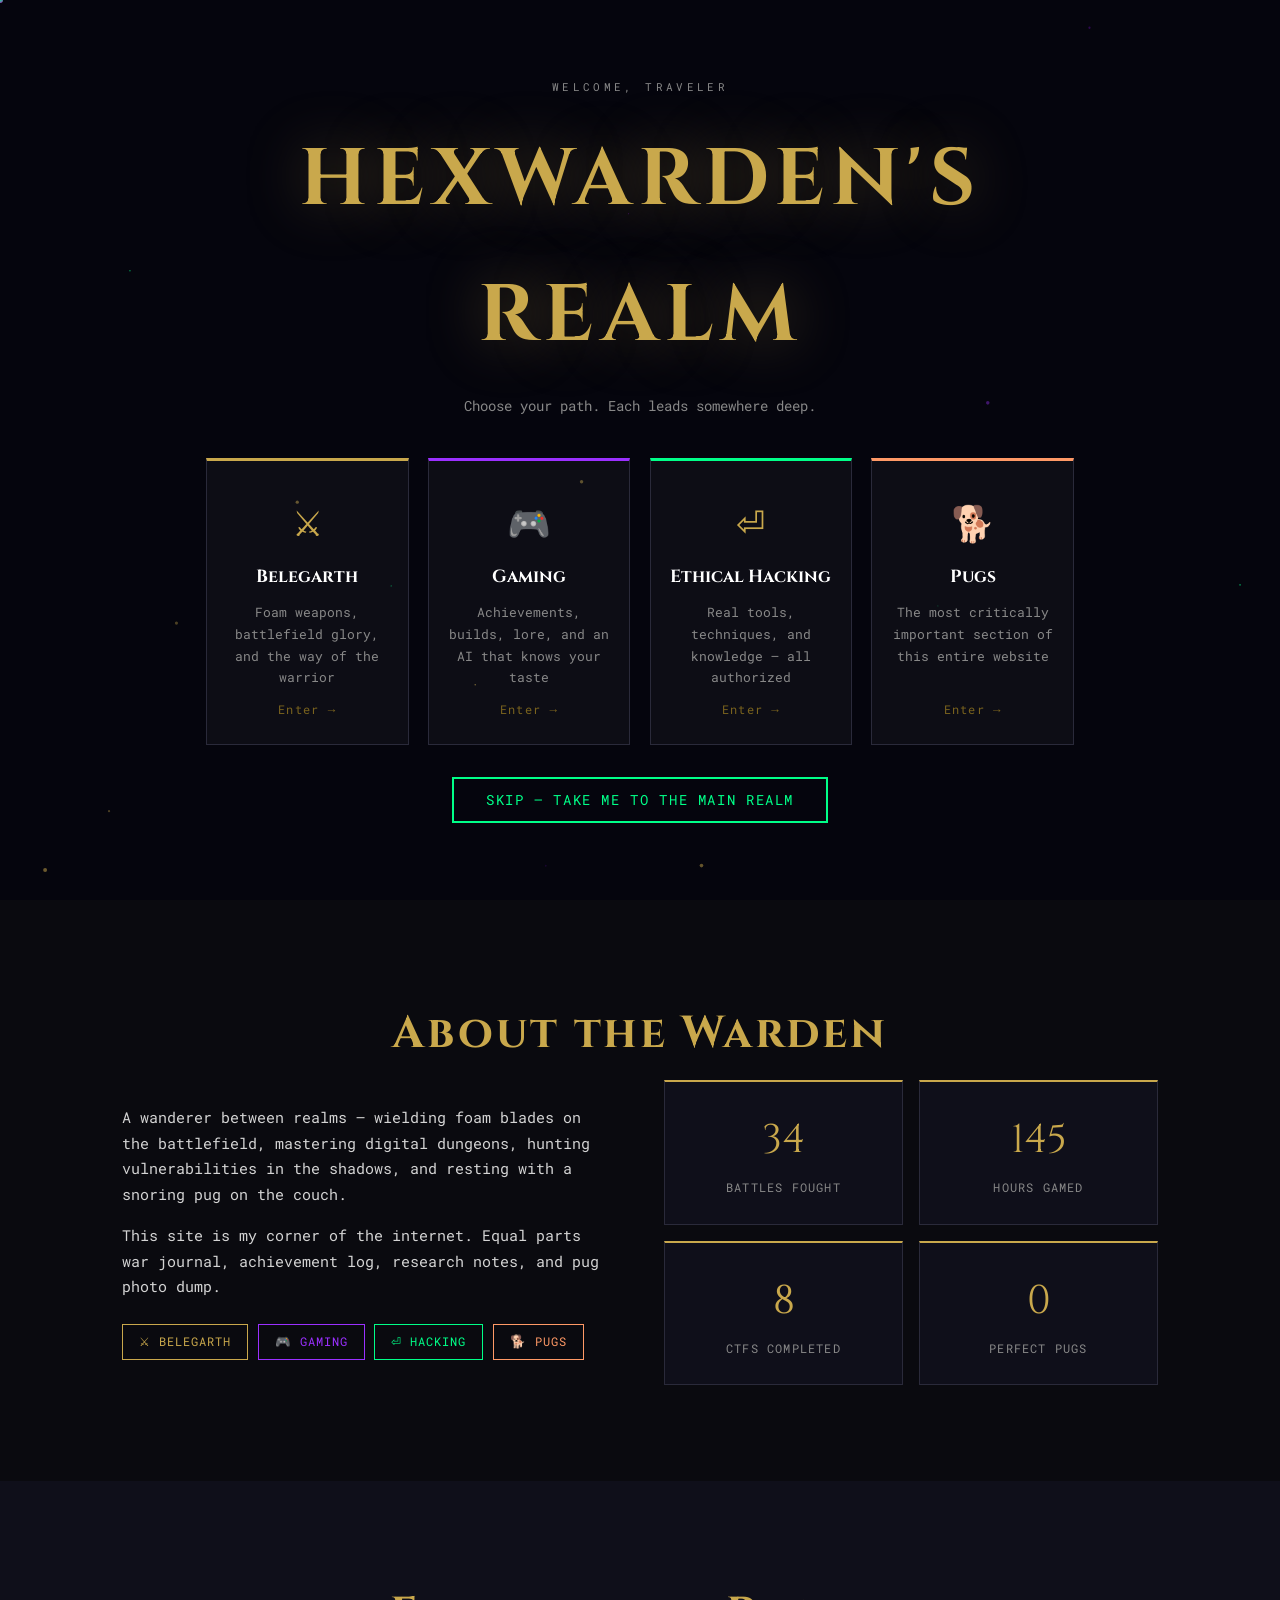
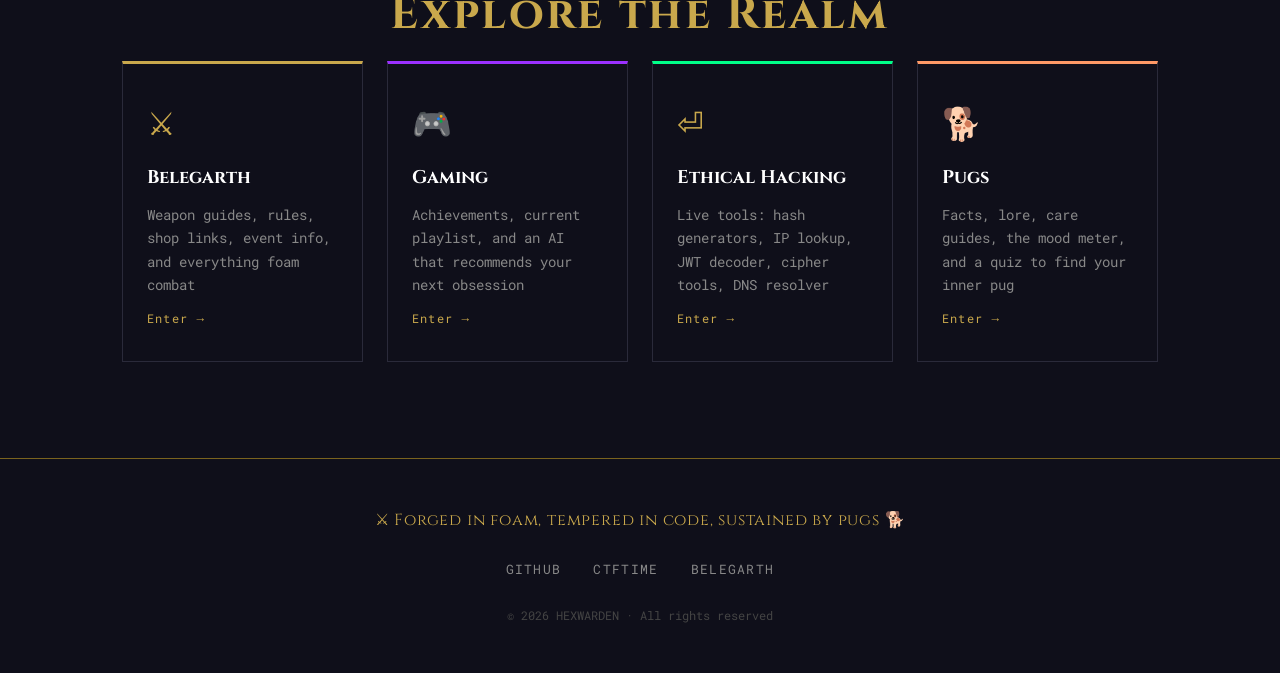
<file: index.html>
<!DOCTYPE html>
<html lang="en">
<head>
  <meta charset="UTF-8" />
  <meta name="viewport" content="width=device-width, initial-scale=1.0" />
  <title>HEXWARDEN — The Realm</title>
  <link rel="stylesheet" href="style.css" />
  <link href="https://fonts.googleapis.com/css2?family=Cinzel:wght@400;700&family=Roboto+Mono:wght@300;400&display=swap" rel="stylesheet" />
</head>
<body>

  <!-- FIRST VISIT SPLASH -->
  <div id="splash" class="splash-overlay">
    <canvas id="splashCanvas"></canvas>
    <div class="splash-inner">
      <div class="splash-eyebrow">Welcome, traveler</div>
      <h1 class="splash-title">HEXWARDEN'S REALM</h1>
      <p class="splash-sub">Choose your path. Each leads somewhere deep.</p>
      <div class="splash-grid">
        <a href="belegarth.html" class="splash-card belegarth-card">
          <div class="sc-glow"></div>
          <div class="sc-icon">&#9876;</div>
          <h3>Belegarth</h3>
          <p>Foam weapons, battlefield glory, and the way of the warrior</p>
          <span class="sc-arrow">Enter &rarr;</span>
        </a>
        <a href="gaming.html" class="splash-card gaming-card">
          <div class="sc-glow"></div>
          <div class="sc-icon">&#127918;</div>
          <h3>Gaming</h3>
          <p>Achievements, builds, lore, and an AI that knows your taste</p>
          <span class="sc-arrow">Enter &rarr;</span>
        </a>
        <a href="hacking.html" class="splash-card hacking-card">
          <div class="sc-glow"></div>
          <div class="sc-icon">&#9166;</div>
          <h3>Ethical Hacking</h3>
          <p>Real tools, techniques, and knowledge — all authorized</p>
          <span class="sc-arrow">Enter &rarr;</span>
        </a>
        <a href="pugs.html" class="splash-card pug-card">
          <div class="sc-glow"></div>
          <div class="sc-icon">&#128021;</div>
          <h3>Pugs</h3>
          <p>The most critically important section of this entire website</p>
          <span class="sc-arrow">Enter &rarr;</span>
        </a>
      </div>
      <button id="skipSplash" class="btn btn-ghost">Skip &mdash; Take me to the main realm</button>
    </div>
  </div>

  <!-- NAV -->
  <nav id="navbar">
    <div class="nav-logo">&#9876; HEXWARDEN</div>
    <ul class="nav-links">
      <li><a href="#hero">Home</a></li>
      <li><a href="belegarth.html">Belegarth</a></li>
      <li><a href="gaming.html">Gaming</a></li>
      <li><a href="hacking.html">Hacking</a></li>
      <li><a href="pugs.html">Pugs</a></li>
    </ul>
    <button class="nav-toggle" aria-label="Toggle menu">&#9776;</button>
  </nav>

  <!-- HERO -->
  <section id="hero">
    <canvas id="particleCanvas"></canvas>
    <div class="hero-content">
      <div class="hero-badge">&#9876; WARRIOR &middot; GAMER &middot; HACKER &middot; PUG ENJOYER &#9876;</div>
      <h1 class="hero-title glitch" data-text="HEXWARDEN">HEXWARDEN</h1>
      <p class="hero-sub" id="heroTyped"></p>
      <div class="hero-cta">
        <button class="btn btn-primary" id="heroChoosePath">Choose Your Path</button>
        <a href="hacking.html" class="btn btn-ghost">Access Terminal</a>
      </div>
    </div>
    <div class="scroll-indicator">
      <span>SCROLL</span>
      <div class="scroll-arrow"></div>
    </div>
  </section>

  <!-- ABOUT -->
  <section id="about" class="section">
    <div class="container">
      <h2 class="section-title fade-in">About the Warden</h2>
      <div class="about-grid">
        <div class="about-text fade-in">
          <p>A wanderer between realms &mdash; wielding foam blades on the battlefield, mastering digital dungeons, hunting vulnerabilities in the shadows, and resting with a snoring pug on the couch.</p>
          <p>This site is my corner of the internet. Equal parts war journal, achievement log, research notes, and pug photo dump.</p>
          <div class="about-path-btns">
            <a href="belegarth.html" class="mini-btn gold">&#9876; Belegarth</a>
            <a href="gaming.html"    class="mini-btn purple">&#127918; Gaming</a>
            <a href="hacking.html"  class="mini-btn green">&#9166; Hacking</a>
            <a href="pugs.html"     class="mini-btn pink">&#128021; Pugs</a>
          </div>
        </div>
        <div class="about-stats fade-in">
          <div class="stat-card">
            <span class="stat-num" data-target="47">0</span>
            <span class="stat-label">Battles Fought</span>
          </div>
          <div class="stat-card">
            <span class="stat-num" data-target="200">0</span>
            <span class="stat-label">Hours Gamed</span>
          </div>
          <div class="stat-card">
            <span class="stat-num" data-target="12">0</span>
            <span class="stat-label">CTFs Completed</span>
          </div>
          <div class="stat-card">
            <span class="stat-num" data-target="1">0</span>
            <span class="stat-label">Perfect Pugs</span>
          </div>
        </div>
      </div>
    </div>
  </section>

  <!-- QUICK LINKS -->
  <section class="section section-dark">
    <div class="container">
      <h2 class="section-title fade-in">Explore the Realm</h2>
      <div class="realm-cards fade-in">
        <a href="belegarth.html" class="realm-card rc-gold">
          <div class="rc-icon">&#9876;</div>
          <h3>Belegarth</h3>
          <p>Weapon guides, rules, shop links, event info, and everything foam combat</p>
          <span class="rc-cta">Enter &rarr;</span>
        </a>
        <a href="gaming.html" class="realm-card rc-purple">
          <div class="rc-icon">&#127918;</div>
          <h3>Gaming</h3>
          <p>Achievements, current playlist, and an AI that recommends your next obsession</p>
          <span class="rc-cta">Enter &rarr;</span>
        </a>
        <a href="hacking.html" class="realm-card rc-green">
          <div class="rc-icon">&#9166;</div>
          <h3>Ethical Hacking</h3>
          <p>Live tools: hash generators, IP lookup, JWT decoder, cipher tools, DNS resolver</p>
          <span class="rc-cta">Enter &rarr;</span>
        </a>
        <a href="pugs.html" class="realm-card rc-pink">
          <div class="rc-icon">&#128021;</div>
          <h3>Pugs</h3>
          <p>Facts, lore, care guides, the mood meter, and a quiz to find your inner pug</p>
          <span class="rc-cta">Enter &rarr;</span>
        </a>
      </div>
    </div>
  </section>

  <!-- FOOTER -->
  <footer id="footer">
    <div class="container">
      <p class="footer-motto">&#9876; Forged in foam, tempered in code, sustained by pugs &#128021;</p>
      <div class="footer-links">
        <a href="https://github.com" target="_blank" rel="noopener">GitHub</a>
        <a href="https://ctftime.org" target="_blank" rel="noopener">CTFtime</a>
        <a href="https://belegarth.com" target="_blank" rel="noopener">Belegarth</a>
      </div>
      <p class="footer-copy">&copy; 2026 HEXWARDEN &middot; All rights reserved</p>
    </div>
  </footer>

  <script src="script.js"></script>
  <script>
    // Choose Path button re-shows splash
    document.getElementById('heroChoosePath').addEventListener('click', () => {
      document.getElementById('splash').classList.add('active');
    });
  </script>
</body>
</html>
</file>
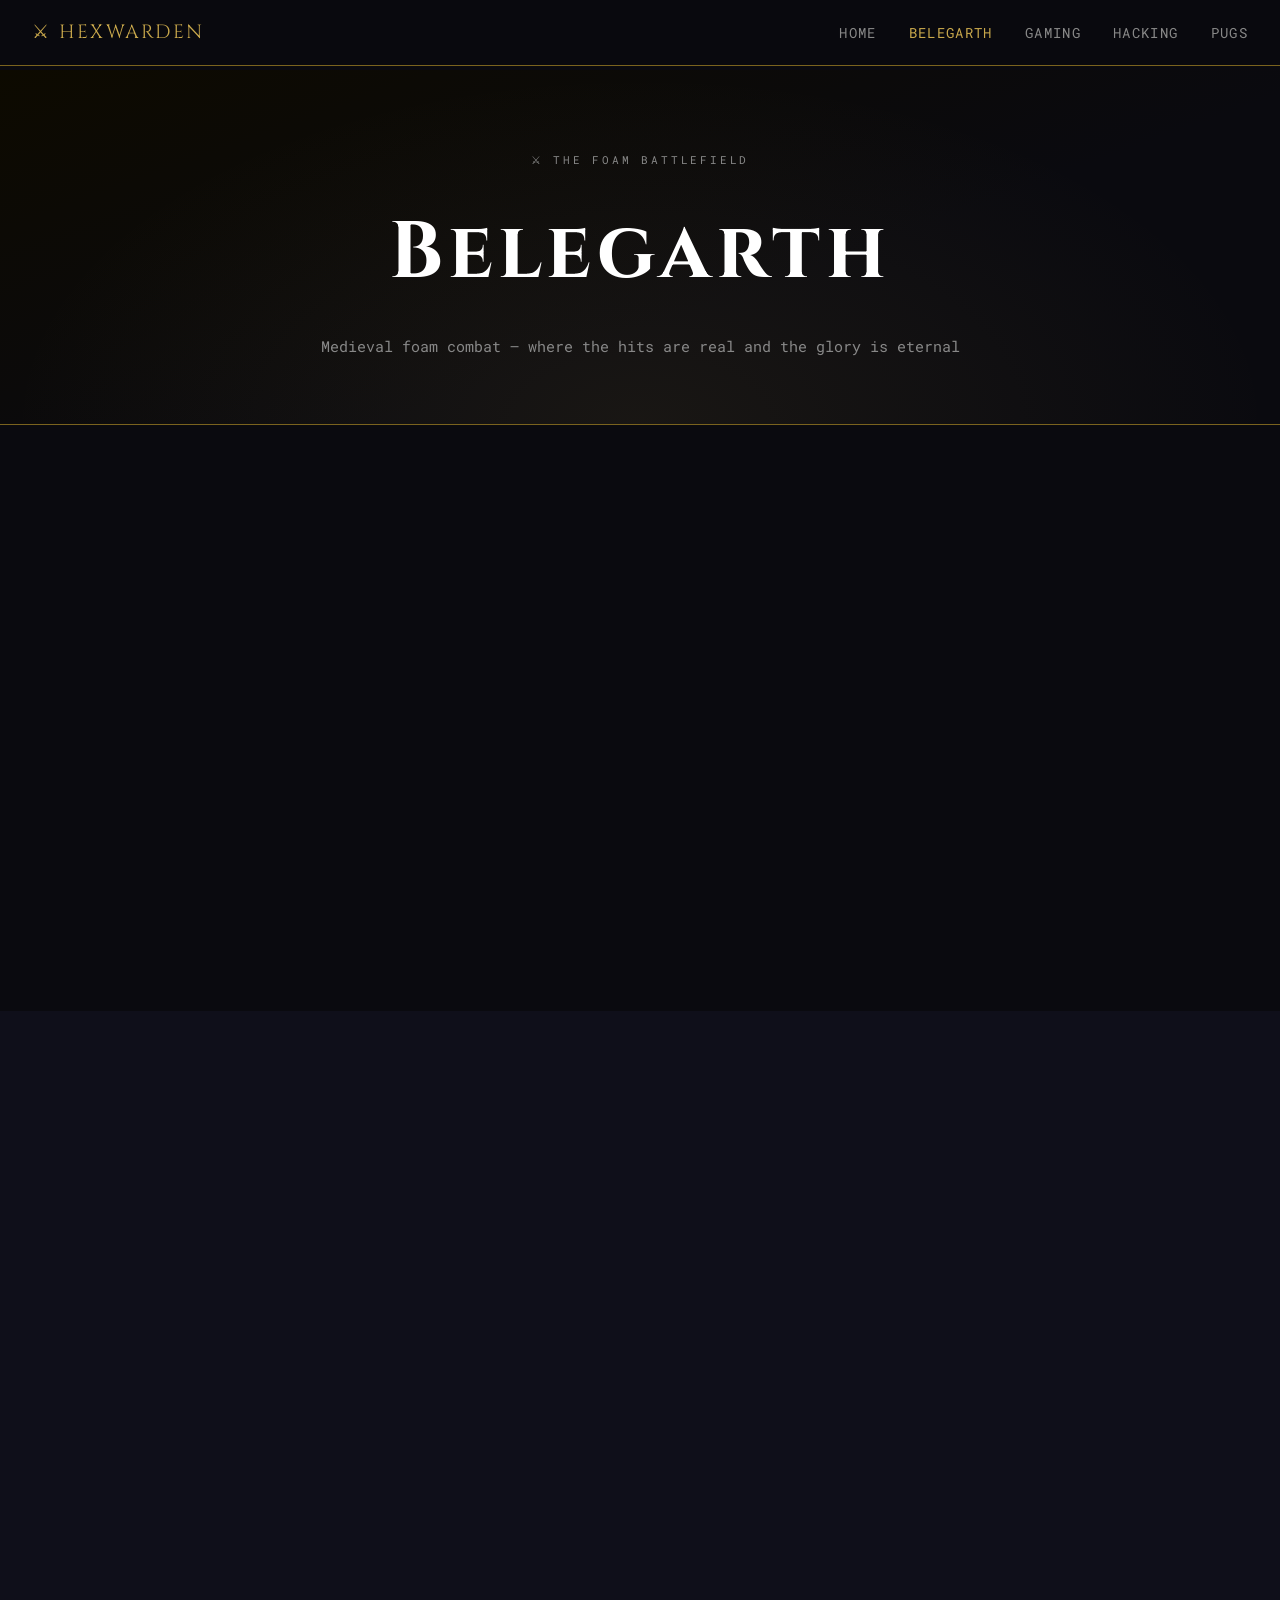
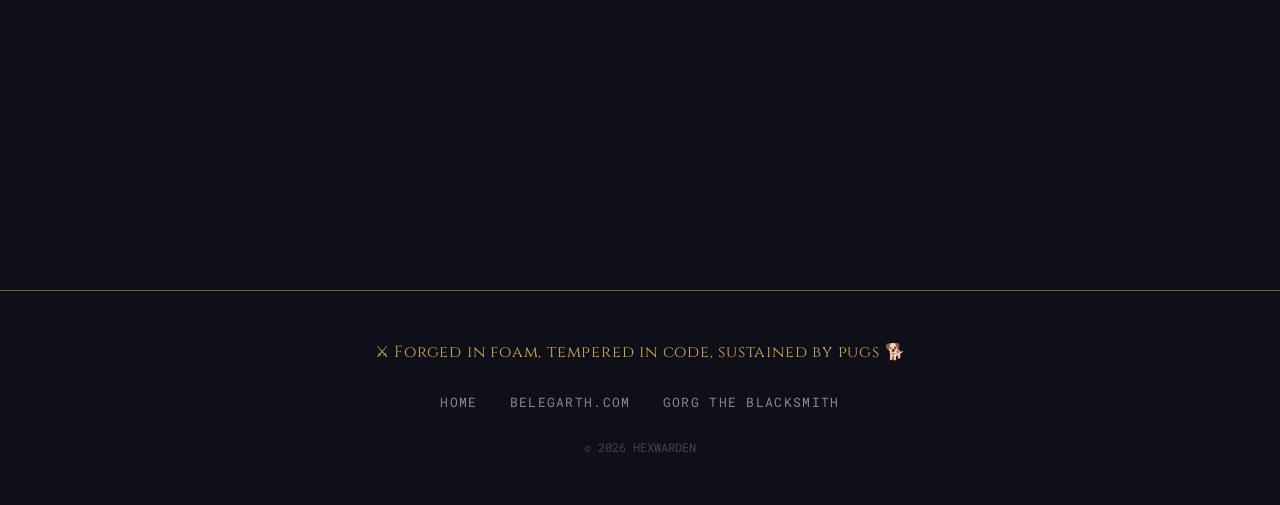
<file: belegarth.html>
<!DOCTYPE html>
<html lang="en">
<head>
  <meta charset="UTF-8" />
  <meta name="viewport" content="width=device-width, initial-scale=1.0" />
  <title>Belegarth — HEXWARDEN</title>
  <link rel="stylesheet" href="style.css" />
  <link href="https://fonts.googleapis.com/css2?family=Cinzel:wght@400;700&family=Roboto+Mono:wght@300;400&display=swap" rel="stylesheet" />
</head>
<body class="subpage">

  <nav id="navbar">
    <div class="nav-logo"><a href="index.html">&#9876; HEXWARDEN</a></div>
    <ul class="nav-links">
      <li><a href="index.html">Home</a></li>
      <li><a href="belegarth.html" class="active">Belegarth</a></li>
      <li><a href="gaming.html">Gaming</a></li>
      <li><a href="hacking.html">Hacking</a></li>
      <li><a href="pugs.html">Pugs</a></li>
    </ul>
    <button class="nav-toggle">&#9776;</button>
  </nav>

  <!-- PAGE HERO -->
  <header class="page-hero belegarth-hero">
    <div class="ph-content">
      <div class="ph-badge">&#9876; THE FOAM BATTLEFIELD</div>
      <h1 class="ph-title">Belegarth</h1>
      <p class="ph-sub">Medieval foam combat — where the hits are real and the glory is eternal</p>
    </div>
  </header>

  <!-- WHAT IS BELEGARTH -->
  <section class="section">
    <div class="container">
      <h2 class="section-title fade-in">What is Belegarth?</h2>
      <div class="info-block fade-in">
        <p>Belegarth Medieval Combat Society is a full-contact foam weapon fighting sport. Founded in 1979, it's one of the oldest live-action battle games in the US. Think medieval warfare — swords, shields, spears, bows — but made from foam and safety rules keep it fun and injury-light.</p>
        <p>Events range from small weekly practices to massive multi-day wars with hundreds of fighters. The largest event, Geddon, draws fighters from across North America. There's no magic, no spellcasting, no class system — just raw tactical combat skill.</p>
        <div class="info-links">
          <a href="https://belegarth.com" target="_blank" rel="noopener" class="btn btn-primary">Official Site</a>
          <a href="https://belegarth.com/rulebook" target="_blank" rel="noopener" class="btn btn-ghost">Full Rulebook</a>
        </div>
      </div>
    </div>
  </section>

  <!-- WEAPONS DEEP DIVE -->
  <section class="section section-dark">
    <div class="container">
      <h2 class="section-title fade-in">&#9876; Weapon Classes</h2>
      <p class="section-sub fade-in">Every weapon class has its own feel, role, and skill ceiling. Here's the full breakdown.</p>
      <div class="weapon-deep-grid">

        <div class="wdg-card fade-in">
          <div class="wdg-header gold-border">
            <span class="wdg-icon">&#9876;</span>
            <div>
              <h3>Single Short</h3>
              <span class="wdg-tag">Under 18"</span>
            </div>
          </div>
          <p>Daggers and short swords. Primarily used as a secondary weapon or for grappling range. Devastating in crowd situations where longer weapons get tangled.</p>
          <ul class="wdg-list">
            <li>Best paired with: Shield or second short</li>
            <li>Skill floor: Low</li>
            <li>Skill ceiling: Very High (off-hand mastery)</li>
            <li>Typical role: Secondary, flanker</li>
          </ul>
        </div>

        <div class="wdg-card fade-in">
          <div class="wdg-header gold-border">
            <span class="wdg-icon">&#9876;</span>
            <div>
              <h3>Single Sword</h3>
              <span class="wdg-tag">18"–48"</span>
            </div>
          </div>
          <p>The foundation of Belegarth. Versatile, fast, and pairs beautifully with a shield. Most fighters start here and many never leave — mastery is a lifetime pursuit.</p>
          <ul class="wdg-list">
            <li>Best paired with: Shield, florentine, or alone</li>
            <li>Skill floor: Low</li>
            <li>Skill ceiling: Extremely High</li>
            <li>Typical role: All-rounder, line fighter</li>
          </ul>
        </div>

        <div class="wdg-card fade-in">
          <div class="wdg-header gold-border">
            <span class="wdg-icon">&#9633;</span>
            <div>
              <h3>Shield</h3>
              <span class="wdg-tag">Companion Equipment</span>
            </div>
          </div>
          <p>Not just a passive blocker. Shields are offensive tools — bash, trap, and corner opponents. The shape matters: round shields favor mobility, towers favor coverage.</p>
          <ul class="wdg-list">
            <li>Pairs with: Any single weapon</li>
            <li>Max size: 24"x36" (rectangular), 36" diameter (round)</li>
            <li>Cannot be used as a weapon itself</li>
            <li>Typical role: Anchor, defensive line</li>
          </ul>
        </div>

        <div class="wdg-card fade-in">
          <div class="wdg-header gold-border">
            <span class="wdg-icon">&#11835;</span>
            <div>
              <h3>Spear / Javelin</h3>
              <span class="wdg-tag">48"–7' (spear) / throwable</span>
            </div>
          </div>
          <p>The great equalizer. Reach advantages are enormous in Belegarth. A good spear fighter shuts down sword-and-board fighters before they can close the gap. Devastating in shield wall formations.</p>
          <ul class="wdg-list">
            <li>Best in: Line battles, choke points</li>
            <li>Weakness: Close range, encirclement</li>
            <li>Javelins can be thrown for one hit then discarded</li>
            <li>Typical role: Line breaker, range control</li>
          </ul>
        </div>

        <div class="wdg-card fade-in">
          <div class="wdg-header gold-border">
            <span class="wdg-icon">&#9876;&#9876;</span>
            <div>
              <h3>Florentine</h3>
              <span class="wdg-tag">Dual Wield</span>
            </div>
          </div>
          <p>Two weapons, one fighter, infinite chaos. Florentine sacrifices the shield's passive defense for relentless offensive pressure. Requires excellent coordination and body mechanics to not hit yourself.</p>
          <ul class="wdg-list">
            <li>Any combo of short + sword, or dual swords</li>
            <li>Skill floor: Medium-High</li>
            <li>Skill ceiling: One of the highest in the game</li>
            <li>Typical role: Flanker, chaos agent, duel specialist</li>
          </ul>
        </div>

        <div class="wdg-card fade-in">
          <div class="wdg-header gold-border">
            <span class="wdg-icon">&#9903;</span>
            <div>
              <h3>Great Weapon</h3>
              <span class="wdg-tag">Two-Handed, 48"–7'</span>
            </div>
          </div>
          <p>Greatswords, poleaxes, war hammers. Two-handed weapons hit hard, control large areas, and have reach that scares shields. You trade personal defense for area denial and raw power.</p>
          <ul class="wdg-list">
            <li>Blue (non-stabbing) or red (thrusting polearms) rules apply</li>
            <li>Skill floor: Medium</li>
            <li>Weakness: Close quarters, dual-wielders</li>
            <li>Typical role: Line anchor, space controller</li>
          </ul>
        </div>

        <div class="wdg-card fade-in">
          <div class="wdg-header gold-border">
            <span class="wdg-icon">&#127993;</span>
            <div>
              <h3>Archery</h3>
              <span class="wdg-tag">Ranged</span>
            </div>
          </div>
          <p>Foam arrows from bows let you engage before lines clash. Archers can turn the tide of mass battles and are priority targets for a reason. Rock a sword as backup — you'll need it.</p>
          <ul class="wdg-list">
            <li>Arrows must use approved foam tips</li>
            <li>Minimum draw weight and max poundage enforced</li>
            <li>Body hits = death, limb hits = limb loss</li>
            <li>Typical role: Support, line softener</li>
          </ul>
        </div>

        <div class="wdg-card fade-in">
          <div class="wdg-header gold-border">
            <span class="wdg-icon">&#9898;</span>
            <div>
              <h3>Siege / Rocks</h3>
              <span class="wdg-tag">Thrown Weapons</span>
            </div>
          </div>
          <p>"Rocks" are small foam balls that simulate thrown projectiles. They count as single hits to any body part and are incredible for disruption — throw into a tight shield wall to break formation.</p>
          <ul class="wdg-list">
            <li>Must be constructed to spec (foam, no rigid core)</li>
            <li>Max 3 rocks per fighter typically</li>
            <li>Often used by flankers and archers</li>
            <li>Typical role: Disruption, gap creator</li>
          </ul>
        </div>

      </div>
    </div>
  </section>

  <!-- RULES -->
  <section class="section">
    <div class="container">
      <h2 class="section-title fade-in">&#9998; Rules Deep Dive</h2>
      <div class="rules-grid fade-in">
        <div class="rule-group">
          <h3>&#128312; Hit Locations</h3>
          <ul class="rules-list">
            <li><span class="rule-key">Head / Neck / Torso</span> — Instant kill, drop immediately</li>
            <li><span class="rule-key">Arm hit</span> — Struck arm is "dead," must be held behind your back</li>
            <li><span class="rule-key">Leg hit</span> — That leg is dead, drop to your knee and fight from there</li>
            <li><span class="rule-key">Hand (holding weapon)</span> — Counts as arm hit</li>
            <li><span class="rule-key">Foot / Foot while stationary</span> — Counts as leg hit</li>
            <li><span class="rule-key">Groin</span> — Counts as leg hit</li>
          </ul>
        </div>
        <div class="rule-group">
          <h3>&#128312; Shot Rules</h3>
          <ul class="rules-list">
            <li><span class="rule-key">Force required</span> — Shots must have sufficient force; light grazes don't count</li>
            <li><span class="rule-key">Flat of blade</span> — Does not count as a valid hit</li>
            <li><span class="rule-key">Edge/tip</span> — Counts if sufficient force and contact</li>
            <li><span class="rule-key">Hitting through your own weapon</span> — Not valid</li>
            <li><span class="rule-key">Self-calls</span> — Honor system, call your own hits honestly</li>
            <li><span class="rule-key">Disputes</span> — Defer to the person hit, not the hitter</li>
          </ul>
        </div>
        <div class="rule-group">
          <h3>&#128312; Garb &amp; Equipment</h3>
          <ul class="rules-list">
            <li><span class="rule-key">Garb required</span> — Pre-17th century style clothing at all events</li>
            <li><span class="rule-key">No modern logos</span> — Logos/branding must be covered</li>
            <li><span class="rule-key">Weapon construction</span> — Must pass safety check before use</li>
            <li><span class="rule-key">Mandatory padding</span> — Core must be foam, no rigid/metal materials</li>
            <li><span class="rule-key">Color coding</span> — Blue = slashing only, red = thrusting permitted, yellow = arrow</li>
          </ul>
        </div>
        <div class="rule-group">
          <h3>&#128312; Conduct</h3>
          <ul class="rules-list">
            <li><span class="rule-key">No grappling</span> — No grabbing opponents, weapons, or shields with hands</li>
            <li><span class="rule-key">No shield bashing</span> — Shield must not be used to hit</li>
            <li><span class="rule-key">No head strikes from behind</span> — When fighter is stationary/dead</li>
            <li><span class="rule-key">Yield</span> — A yielded fighter takes a death and steps out</li>
            <li><span class="rule-key">Safety call</span> — Anyone can call "HOLD" to stop combat for safety</li>
          </ul>
        </div>
      </div>
    </div>
  </section>

  <!-- EQUIPMENT GUIDE & SHOPS -->
  <section class="section section-dark">
    <div class="container">
      <h2 class="section-title fade-in">&#128722; Where to Get Gear</h2>
      <p class="section-sub fade-in">Don't show up to your first fight empty-handed. Here's where the warriors shop.</p>
      <div class="shop-grid fade-in">

        <div class="shop-card featured">
          <div class="shop-badge">&#9733; Community Favorite</div>
          <h3>Gorg the Blacksmith</h3>
          <p>One of the most respected weapon makers in the Belegarth community. Custom foam weapons built to spec, beloved for quality and durability. If you're serious about fighting, you want a Gorg blade.</p>
          <div class="shop-tags">
            <span class="tag">Custom Builds</span><span class="tag">Swords</span><span class="tag">Shields</span><span class="tag">Belegarth Legal</span>
          </div>
          <a href="https://www.gorgtheblacksmith.com/" target="_blank" rel="noopener" class="btn btn-primary shop-btn">Visit Shop &rarr;</a>
        </div>

        <div class="shop-card">
          <h3>Ultra Foam</h3>
          <p>High-quality boffer weapons with a focus on performance foam. Popular for their swords and great weapons. Good selection for all experience levels.</p>
          <div class="shop-tags">
            <span class="tag">Swords</span><span class="tag">Polearms</span><span class="tag">Shields</span>
          </div>
          <a href="https://ultrafoam.com/" target="_blank" rel="noopener" class="btn btn-ghost shop-btn">Visit Shop &rarr;</a>
        </div>

        <div class="shop-card">
          <h3>Epic Armoury</h3>
          <p>European LARP equipment company with a massive selection. Great for garb, shields, and decorative pieces. Their foam weapons are lighter than US-style boffers but check legality for your realm.</p>
          <div class="shop-tags">
            <span class="tag">Garb</span><span class="tag">Shields</span><span class="tag">Accessories</span>
          </div>
          <a href="https://epicarmoury.com/" target="_blank" rel="noopener" class="btn btn-ghost shop-btn">Visit Shop &rarr;</a>
        </div>

        <div class="shop-card">
          <h3>LARP Inn</h3>
          <p>Wide selection of LARP and boffer weapons, armor, and garb. Good for beginners who want a one-stop shop to get kitted out affordably before investing in custom pieces.</p>
          <div class="shop-tags">
            <span class="tag">Budget Friendly</span><span class="tag">Full Kits</span><span class="tag">Garb</span>
          </div>
          <a href="https://www.larpinn.com/" target="_blank" rel="noopener" class="btn btn-ghost shop-btn">Visit Shop &rarr;</a>
        </div>

        <div class="shop-card">
          <h3>Calimacil</h3>
          <p>Canadian maker known for ultra-realistic looking foam weapons. Their silicone-coated blades look stunning and hold up well. More oriented toward LARP aesthetics but many pieces pass Belegarth safety checks.</p>
          <div class="shop-tags">
            <span class="tag">Premium</span><span class="tag">Realistic Look</span><span class="tag">Swords</span>
          </div>
          <a href="https://calimacil.com/" target="_blank" rel="noopener" class="btn btn-ghost shop-btn">Visit Shop &rarr;</a>
        </div>

        <div class="shop-card diy-card">
          <h3>&#128296; Build Your Own</h3>
          <p>Many veteran fighters build their own weapons. All you need is pipe insulation foam, a fiberglass or carbon fiber core, duct tape, and strapping tape. The Belegarth wiki has full weapon construction guides.</p>
          <div class="shop-tags">
            <span class="tag">Free</span><span class="tag">Custom</span><span class="tag">Community Tradition</span>
          </div>
          <a href="https://www.belegarth.com/wiki/Weapon_Construction" target="_blank" rel="noopener" class="btn btn-ghost shop-btn">Construction Guide &rarr;</a>
        </div>

      </div>
    </div>
  </section>

  <!-- BEGINNER GUIDE -->
  <section class="section">
    <div class="container">
      <h2 class="section-title fade-in">&#128196; Getting Started</h2>
      <div class="steps-grid fade-in">
        <div class="step-card">
          <div class="step-num">01</div>
          <h4>Find Your Realm</h4>
          <p>Realms are local Belegarth groups. Use the <a href="https://belegarth.com/realms" target="_blank" rel="noopener">official realm finder</a> to locate practices near you. Most realms welcome new fighters at any skill level.</p>
        </div>
        <div class="step-card">
          <div class="step-num">02</div>
          <h4>Borrow Before Buying</h4>
          <p>Most realms have loaner weapons for new fighters. Don't buy gear until you know what style you want to fight. Try different weapons for a few sessions first.</p>
        </div>
        <div class="step-card">
          <div class="step-num">03</div>
          <h4>Learn to Fall</h4>
          <p>When you take a death shot, drop gracefully. Don't fall on your sword arm, don't take others out. Practice controlled drops so you don't injure yourself.</p>
        </div>
        <div class="step-card">
          <div class="step-num">04</div>
          <h4>Call Your Hits</h4>
          <p>Honor is everything. If you take a clean shot, call it out loud and go down. The community runs on mutual respect. Fighters who don't call shots don't last long.</p>
        </div>
        <div class="step-card">
          <div class="step-num">05</div>
          <h4>Get Garb</h4>
          <p>Pre-17th century clothing is required at most events. Thrift stores, Renaissance faires, and online LARP shops are your friends. Simple linen tunics are cheap and look great.</p>
        </div>
        <div class="step-card">
          <div class="step-num">06</div>
          <h4>Go to an Event</h4>
          <p>Local practices are fun, but big events like Geddon and War of Forbidding are life-changing. Hundreds of fighters, days of battles, and a community you'll never forget.</p>
        </div>
      </div>
    </div>
  </section>

  <!-- COMMUNITY -->
  <section class="section section-dark">
    <div class="container">
      <h2 class="section-title fade-in">&#127759; Community &amp; Events</h2>
      <div class="community-grid fade-in">
        <div class="comm-card">
          <h4>&#127775; Geddon</h4>
          <p>The largest Belegarth event in North America. Multi-day war game with hundreds of fighters from dozens of realms. The Super Bowl of foam combat.</p>
          <a href="https://belegarth.com" target="_blank" rel="noopener">Learn more &rarr;</a>
        </div>
        <div class="comm-card">
          <h4>&#127775; War of Forbidding</h4>
          <p>A major annual war event. Massive battles, tournaments, and community gathering. One of the premier Belegarth experiences.</p>
          <a href="https://belegarth.com" target="_blank" rel="noopener">Learn more &rarr;</a>
        </div>
        <div class="comm-card">
          <h4>&#127775; Belegarth Discord</h4>
          <p>The community lives here. Rules questions, event announcements, realm finding, weapon building advice — all in one place.</p>
          <a href="https://discord.gg/belegarth" target="_blank" rel="noopener">Join &rarr;</a>
        </div>
        <div class="comm-card">
          <h4>&#127775; Belegarth Wiki</h4>
          <p>The definitive source for rules, weapon construction, realm history, and event archives. If you have a question, it's probably answered here.</p>
          <a href="https://www.belegarth.com/wiki" target="_blank" rel="noopener">Read &rarr;</a>
        </div>
      </div>
    </div>
  </section>

  <footer id="footer">
    <div class="container">
      <p class="footer-motto">&#9876; Forged in foam, tempered in code, sustained by pugs &#128021;</p>
      <div class="footer-links">
        <a href="index.html">Home</a>
        <a href="https://belegarth.com" target="_blank" rel="noopener">Belegarth.com</a>
        <a href="https://www.gorgtheblacksmith.com/" target="_blank" rel="noopener">Gorg the Blacksmith</a>
      </div>
      <p class="footer-copy">&copy; 2026 HEXWARDEN</p>
    </div>
  </footer>

  <script src="script.js"></script>
</body>
</html>
</file>
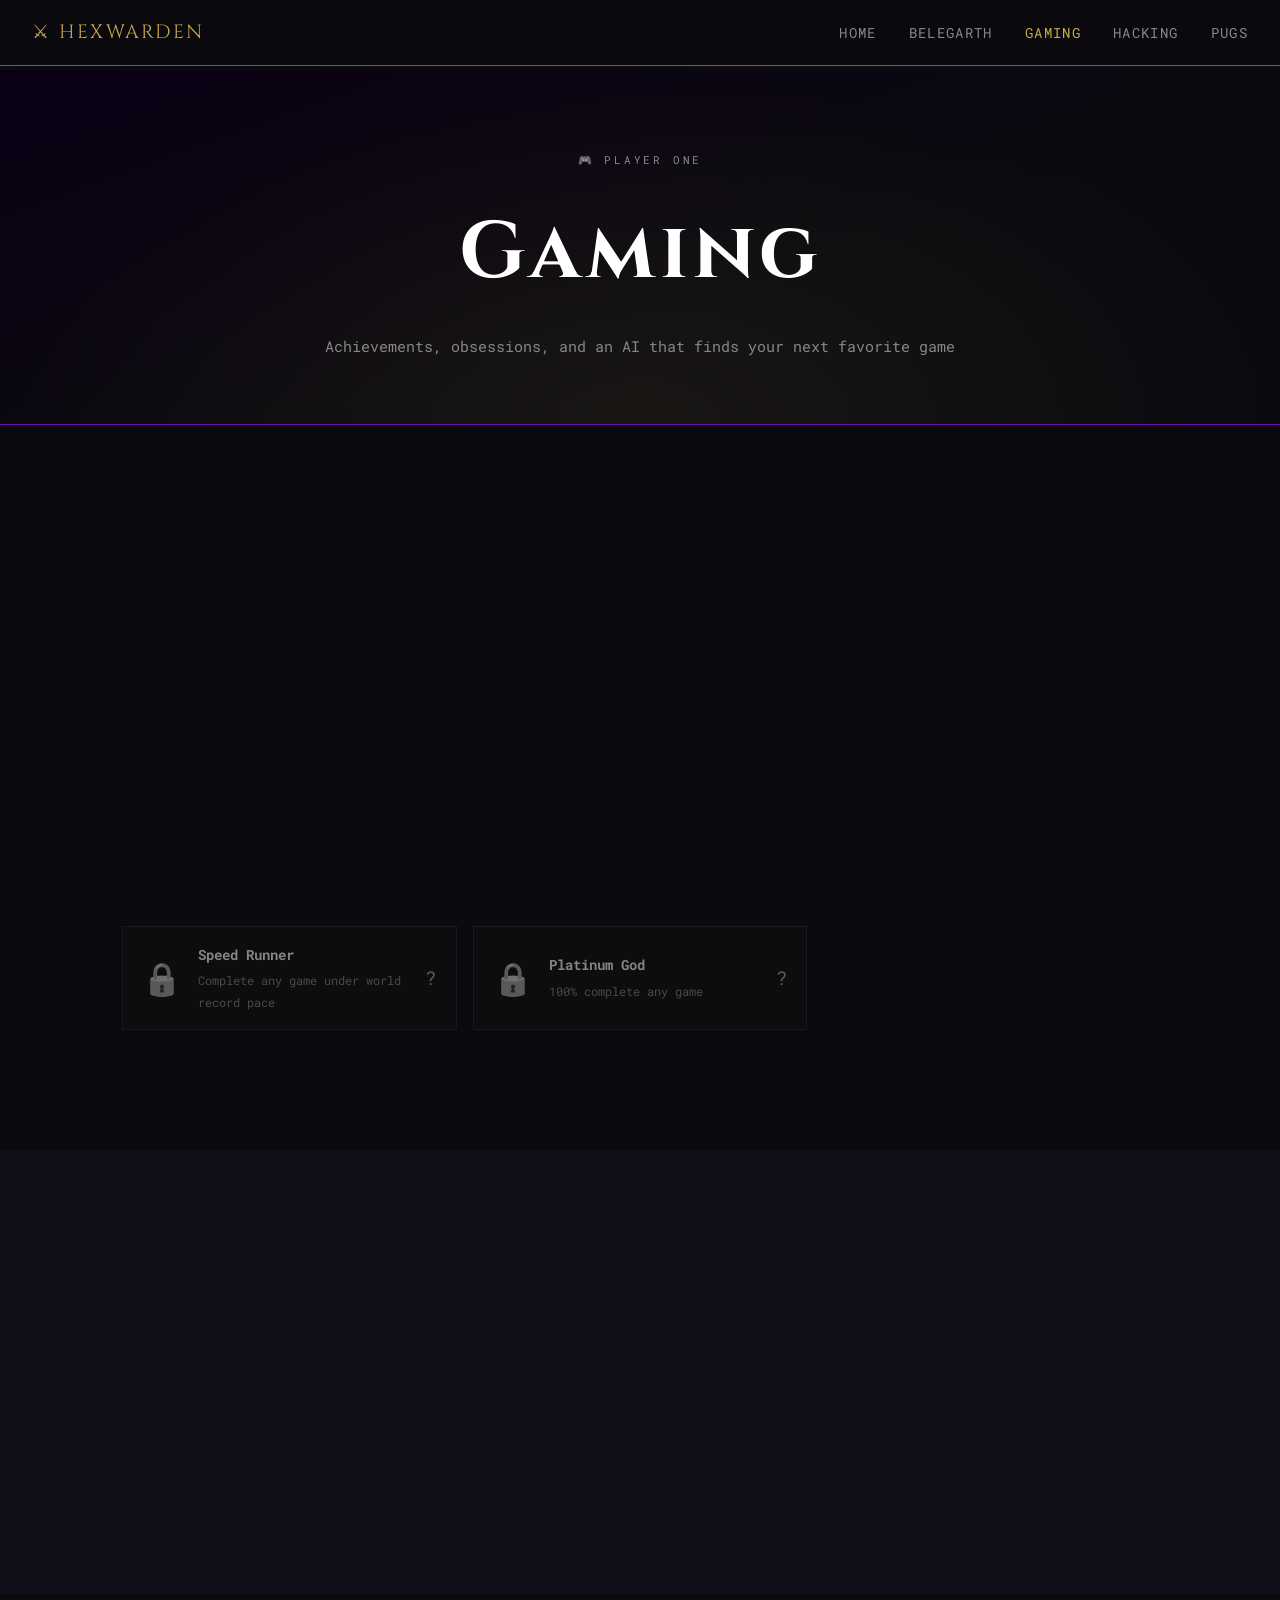
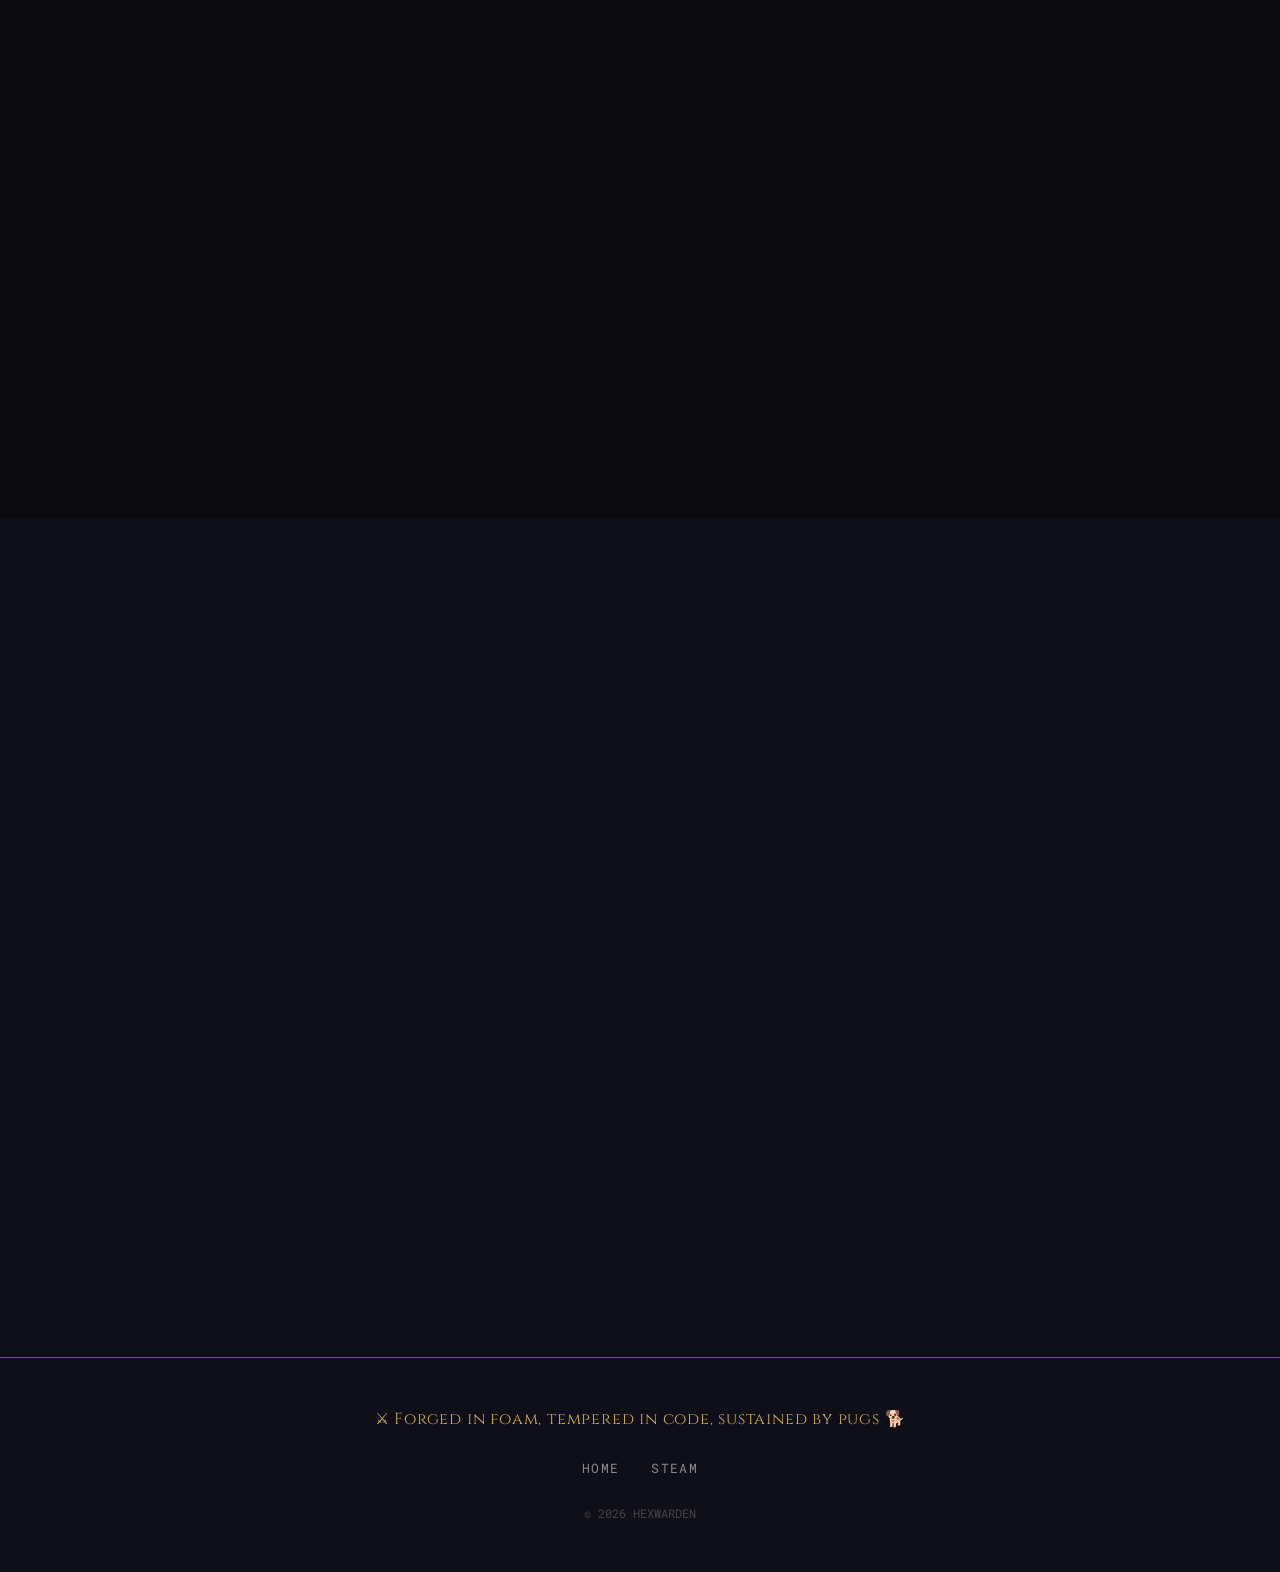
<file: gaming.html>
<!DOCTYPE html>
<html lang="en">
<head>
  <meta charset="UTF-8" />
  <meta name="viewport" content="width=device-width, initial-scale=1.0" />
  <title>Gaming — HEXWARDEN</title>
  <link rel="stylesheet" href="style.css" />
  <link href="https://fonts.googleapis.com/css2?family=Cinzel:wght@400;700&family=Roboto+Mono:wght@300;400&display=swap" rel="stylesheet" />
</head>
<body class="subpage">

  <nav id="navbar">
    <div class="nav-logo"><a href="index.html">&#9876; HEXWARDEN</a></div>
    <ul class="nav-links">
      <li><a href="index.html">Home</a></li>
      <li><a href="belegarth.html">Belegarth</a></li>
      <li><a href="gaming.html" class="active">Gaming</a></li>
      <li><a href="hacking.html">Hacking</a></li>
      <li><a href="pugs.html">Pugs</a></li>
    </ul>
    <button class="nav-toggle">&#9776;</button>
  </nav>

  <header class="page-hero gaming-hero">
    <div class="ph-content">
      <div class="ph-badge">&#127918; PLAYER ONE</div>
      <h1 class="ph-title">Gaming</h1>
      <p class="ph-sub">Achievements, obsessions, and an AI that finds your next favorite game</p>
    </div>
  </header>

  <!-- ACHIEVEMENTS -->
  <section class="section">
    <div class="container">
      <h2 class="section-title fade-in">&#127942; Achievement Log</h2>
      <p class="section-sub fade-in">The grind is documented.</p>
      <div class="achievements-grid">
        <div class="achievement-card fade-in unlocked"><div class="ach-icon">&#128081;</div><div class="ach-info"><h4>First Blood</h4><p>Won your first PvP match</p></div><div class="ach-badge">&#9733;</div></div>
        <div class="achievement-card fade-in unlocked"><div class="ach-icon">&#128293;</div><div class="ach-info"><h4>On Fire</h4><p>5 win streak in any game</p></div><div class="ach-badge">&#9733;</div></div>
        <div class="achievement-card fade-in unlocked"><div class="ach-icon">&#128065;</div><div class="ach-info"><h4>All Nighter</h4><p>Played until sunrise</p></div><div class="ach-badge">&#9733;</div></div>
        <div class="achievement-card fade-in unlocked"><div class="ach-icon">&#128196;</div><div class="ach-info"><h4>Lore Master</h4><p>Read every in-game journal entry</p></div><div class="ach-badge">&#9733;</div></div>
        <div class="achievement-card fade-in unlocked"><div class="ach-icon">&#128081;</div><div class="ach-info"><h4>Solo Carry</h4><p>Carried a team of 4 to victory alone</p></div><div class="ach-badge">&#9733;</div></div>
        <div class="achievement-card fade-in unlocked"><div class="ach-icon">&#127381;</div><div class="ach-info"><h4>Day One</h4><p>Played a game on launch day</p></div><div class="ach-badge">&#9733;</div></div>
        <div class="achievement-card fade-in locked"><div class="ach-icon">&#128274;</div><div class="ach-info"><h4>Speed Runner</h4><p>Complete any game under world record pace</p></div><div class="ach-badge">?</div></div>
        <div class="achievement-card fade-in locked"><div class="ach-icon">&#128274;</div><div class="ach-info"><h4>Platinum God</h4><p>100% complete any game</p></div><div class="ach-badge">?</div></div>
      </div>
    </div>
  </section>

  <!-- CURRENTLY PLAYING -->
  <section class="section section-dark">
    <div class="container">
      <h2 class="section-title fade-in">&#9654; Currently Playing</h2>
      <div class="current-playing fade-in">
        <div class="game-list">
          <div class="game-entry">
            <div class="game-status active"></div>
            <span class="game-name">Edit in gaming.html</span>
            <div class="game-bar"><div class="game-fill" style="width:72%"></div></div>
            <span class="game-pct">72%</span>
          </div>
          <div class="game-entry">
            <div class="game-status idle"></div>
            <span class="game-name">Another game</span>
            <div class="game-bar"><div class="game-fill" style="width:45%"></div></div>
            <span class="game-pct">45%</span>
          </div>
          <div class="game-entry">
            <div class="game-status idle"></div>
            <span class="game-name">On the backlog</span>
            <div class="game-bar"><div class="game-fill" style="width:10%"></div></div>
            <span class="game-pct">10%</span>
          </div>
        </div>
      </div>
    </div>
  </section>

  <!-- FAVORITES BY GENRE -->
  <section class="section">
    <div class="container">
      <h2 class="section-title fade-in">&#128081; Favorites by Genre</h2>
      <div class="genre-grid fade-in">
        <div class="genre-card"><h4>&#9876; Action / Combat</h4><p>Edit these in gaming.html</p></div>
        <div class="genre-card"><h4>&#127758; Open World RPG</h4><p>Edit these in gaming.html</p></div>
        <div class="genre-card"><h4>&#128268; Horror</h4><p>Edit these in gaming.html</p></div>
        <div class="genre-card"><h4>&#9889; Roguelikes</h4><p>Edit these in gaming.html</p></div>
        <div class="genre-card"><h4>&#128736; Strategy</h4><p>Edit these in gaming.html</p></div>
        <div class="genre-card"><h4>&#127760; Multiplayer</h4><p>Edit these in gaming.html</p></div>
      </div>
    </div>
  </section>

  <!-- AI GAME RECOMMENDER -->
  <section class="section section-dark" id="ai-recommender">
    <div class="container">
      <h2 class="section-title fade-in">&#129302; AI Game Recommender</h2>
      <p class="section-sub fade-in">Tell the bot your budget, platforms, preferred genres, and playstyle — get personalized game picks instantly.</p>

      <!-- API KEY SETUP -->
      <div class="ai-key-setup fade-in" id="aiKeySetup">
        <div class="key-card">
          <div class="key-icon">&#128273;</div>
          <h3>Connect your Anthropic API Key</h3>
          <p>The recommender uses Claude AI to give you personalized picks. Your key is stored only in your browser's localStorage — never sent anywhere except directly to Anthropic's API.</p>
          <div class="key-input-row">
            <input type="password" id="apiKeyInput" placeholder="sk-ant-..." />
            <button class="btn btn-primary" id="saveKeyBtn">Save &amp; Start</button>
          </div>
          <p class="key-note">Don't have a key? Get one free at <a href="https://console.anthropic.com" target="_blank" rel="noopener">console.anthropic.com</a></p>
        </div>
      </div>

      <!-- CHAT INTERFACE -->
      <div class="ai-chat-wrap fade-in" id="aiChatWrap" style="display:none">
        <div class="chat-header">
          <div class="chat-status-dot"></div>
          <span>GameBot — Powered by Claude</span>
          <button id="changeKeyBtn" class="btn-tiny">&#128274; Change Key</button>
        </div>
        <div class="chat-messages" id="chatMessages">
          <div class="chat-msg bot">
            <div class="msg-avatar">&#129302;</div>
            <div class="msg-bubble">
              Hey! I'm GameBot. Tell me what you're looking for and I'll find your next obsession.<br><br>
              To get the best recs, mention:
              <ul>
                <li>&#128176; <strong>Budget</strong> (free, under $15, $15–30, $30–60, $60+)</li>
                <li>&#128421; <strong>Platform</strong> (PC, PS5, Xbox, Switch, Mobile)</li>
                <li>&#127918; <strong>Genre</strong> (RPG, FPS, Horror, Strategy, etc.)</li>
                <li>&#128100; <strong>Playstyle</strong> (casual, competitive, story-driven, sandbox)</li>
              </ul>
              Or just describe what you're in the mood for in plain English!
            </div>
          </div>
        </div>
        <div class="chat-input-row">
          <input type="text" id="chatInput" placeholder="e.g. cheap PC games with deep lore, solo player..." />
          <button id="sendChatBtn" class="btn btn-primary">Send</button>
        </div>
      </div>

    </div>
  </section>

  <footer id="footer">
    <div class="container">
      <p class="footer-motto">&#9876; Forged in foam, tempered in code, sustained by pugs &#128021;</p>
      <div class="footer-links">
        <a href="index.html">Home</a>
        <a href="https://store.steampowered.com" target="_blank" rel="noopener">Steam</a>
      </div>
      <p class="footer-copy">&copy; 2026 HEXWARDEN</p>
    </div>
  </footer>

  <script src="script.js"></script>
  <script>
  /* ---- AI Game Recommender ---- */
  const KEY_STORE = 'hw_anthropic_key';
  const chatMessages = document.getElementById('chatMessages');
  const chatInput    = document.getElementById('chatInput');
  const sendBtn      = document.getElementById('sendChatBtn');
  const keySetup     = document.getElementById('aiKeySetup');
  const chatWrap     = document.getElementById('aiChatWrap');
  const apiKeyInput  = document.getElementById('apiKeyInput');
  const saveKeyBtn   = document.getElementById('saveKeyBtn');
  const changeKeyBtn = document.getElementById('changeKeyBtn');

  const SYSTEM_PROMPT = `You are GameBot, a knowledgeable and enthusiastic game recommender AI. Your job is to suggest the perfect games for the user based on their preferences.

When making recommendations:
- Give 3-5 specific game titles
- For each game include: title, platforms, approximate current price, a 1-2 sentence description, and why it matches their stated preferences
- Format each recommendation clearly with the game name as a header
- Be enthusiastic but concise
- If the user gives vague preferences, ask one clarifying question before recommending
- Always mention if a game has a free trial, demo, or is on Game Pass/PS Plus
- Use a fun, gamer-friendly tone`;

  const conversationHistory = [];

  function getKey() { return localStorage.getItem(KEY_STORE); }

  function initChat() {
    const key = getKey();
    if (key) {
      keySetup.style.display = 'none';
      chatWrap.style.display = 'flex';
    }
  }

  saveKeyBtn.addEventListener('click', () => {
    const val = apiKeyInput.value.trim();
    if (!val.startsWith('sk-ant-') && !val.startsWith('sk-')) {
      apiKeyInput.style.borderColor = 'var(--red)';
      return;
    }
    localStorage.setItem(KEY_STORE, val);
    keySetup.style.display = 'none';
    chatWrap.style.display = 'flex';
  });

  changeKeyBtn.addEventListener('click', () => {
    localStorage.removeItem(KEY_STORE);
    chatWrap.style.display = 'none';
    keySetup.style.display = 'flex';
    apiKeyInput.value = '';
  });

  function appendMessage(role, html) {
    const wrap = document.createElement('div');
    wrap.className = 'chat-msg ' + role;
    wrap.innerHTML = `
      <div class="msg-avatar">${role === 'bot' ? '&#129302;' : '&#128100;'}</div>
      <div class="msg-bubble">${html}</div>`;
    chatMessages.appendChild(wrap);
    chatMessages.scrollTop = chatMessages.scrollHeight;
  }

  function appendTyping() {
    const wrap = document.createElement('div');
    wrap.className = 'chat-msg bot typing-indicator';
    wrap.id = 'typingIndicator';
    wrap.innerHTML = `<div class="msg-avatar">&#129302;</div><div class="msg-bubble"><span class="dot"></span><span class="dot"></span><span class="dot"></span></div>`;
    chatMessages.appendChild(wrap);
    chatMessages.scrollTop = chatMessages.scrollHeight;
    return wrap;
  }

  async function sendMessage() {
    const text = chatInput.value.trim();
    if (!text) return;
    chatInput.value = '';
    sendBtn.disabled = true;

    appendMessage('user', escapeHtml(text));
    conversationHistory.push({ role: 'user', content: text });

    const typing = appendTyping();

    try {
      const key = getKey();
      const response = await fetch('https://api.anthropic.com/v1/messages', {
        method: 'POST',
        headers: {
          'Content-Type': 'application/json',
          'x-api-key': key,
          'anthropic-version': '2023-06-01',
          'anthropic-dangerous-allow-browser': 'true'
        },
        body: JSON.stringify({
          model: 'claude-haiku-4-5-20251001',
          max_tokens: 1024,
          system: SYSTEM_PROMPT,
          messages: conversationHistory
        })
      });

      if (!response.ok) {
        const err = await response.json().catch(() => ({}));
        throw new Error(err.error?.message || `HTTP ${response.status}`);
      }

      const data = await response.json();
      const reply = data.content[0].text;
      conversationHistory.push({ role: 'assistant', content: reply });

      typing.remove();
      appendMessage('bot', formatBotMessage(reply));
    } catch (err) {
      typing.remove();
      appendMessage('bot', `&#9888; Error: ${escapeHtml(err.message)}. Check your API key or try again.`);
    }

    sendBtn.disabled = false;
    chatInput.focus();
  }

  function formatBotMessage(text) {
    // Convert markdown-ish formatting to HTML
    return escapeHtml(text)
      .replace(/\*\*(.+?)\*\*/g, '<strong>$1</strong>')
      .replace(/\*(.+?)\*/g, '<em>$1</em>')
      .replace(/^### (.+)$/gm, '<h4>$1</h4>')
      .replace(/^## (.+)$/gm, '<h3>$1</h3>')
      .replace(/^- (.+)$/gm, '<li>$1</li>')
      .replace(/(<li>.*<\/li>)/gs, '<ul>$1</ul>')
      .replace(/\n\n/g, '<br><br>')
      .replace(/\n/g, '<br>');
  }

  function escapeHtml(s) {
    return String(s).replace(/&/g,'&amp;').replace(/</g,'&lt;').replace(/>/g,'&gt;').replace(/"/g,'&quot;');
  }

  sendBtn.addEventListener('click', sendMessage);
  chatInput.addEventListener('keydown', e => { if (e.key === 'Enter') sendMessage(); });

  initChat();
  </script>
</body>
</html>
</file>
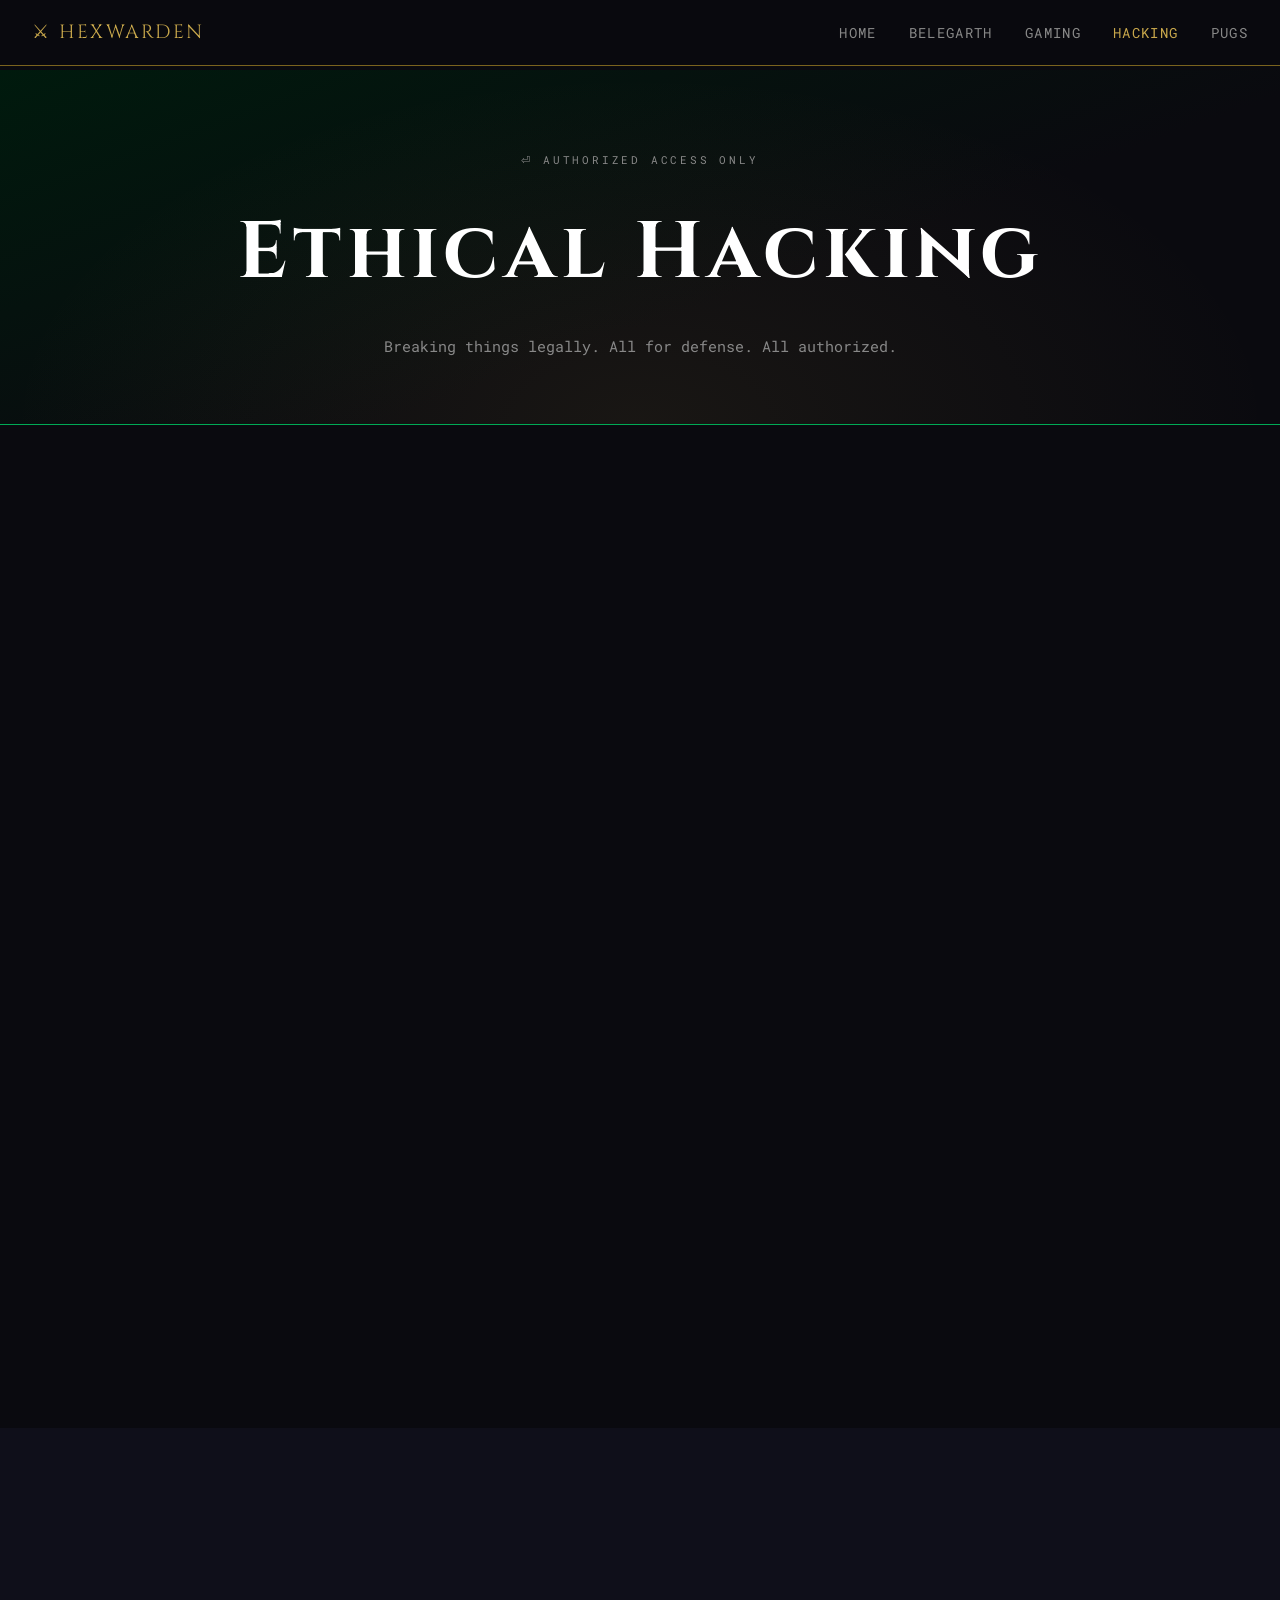
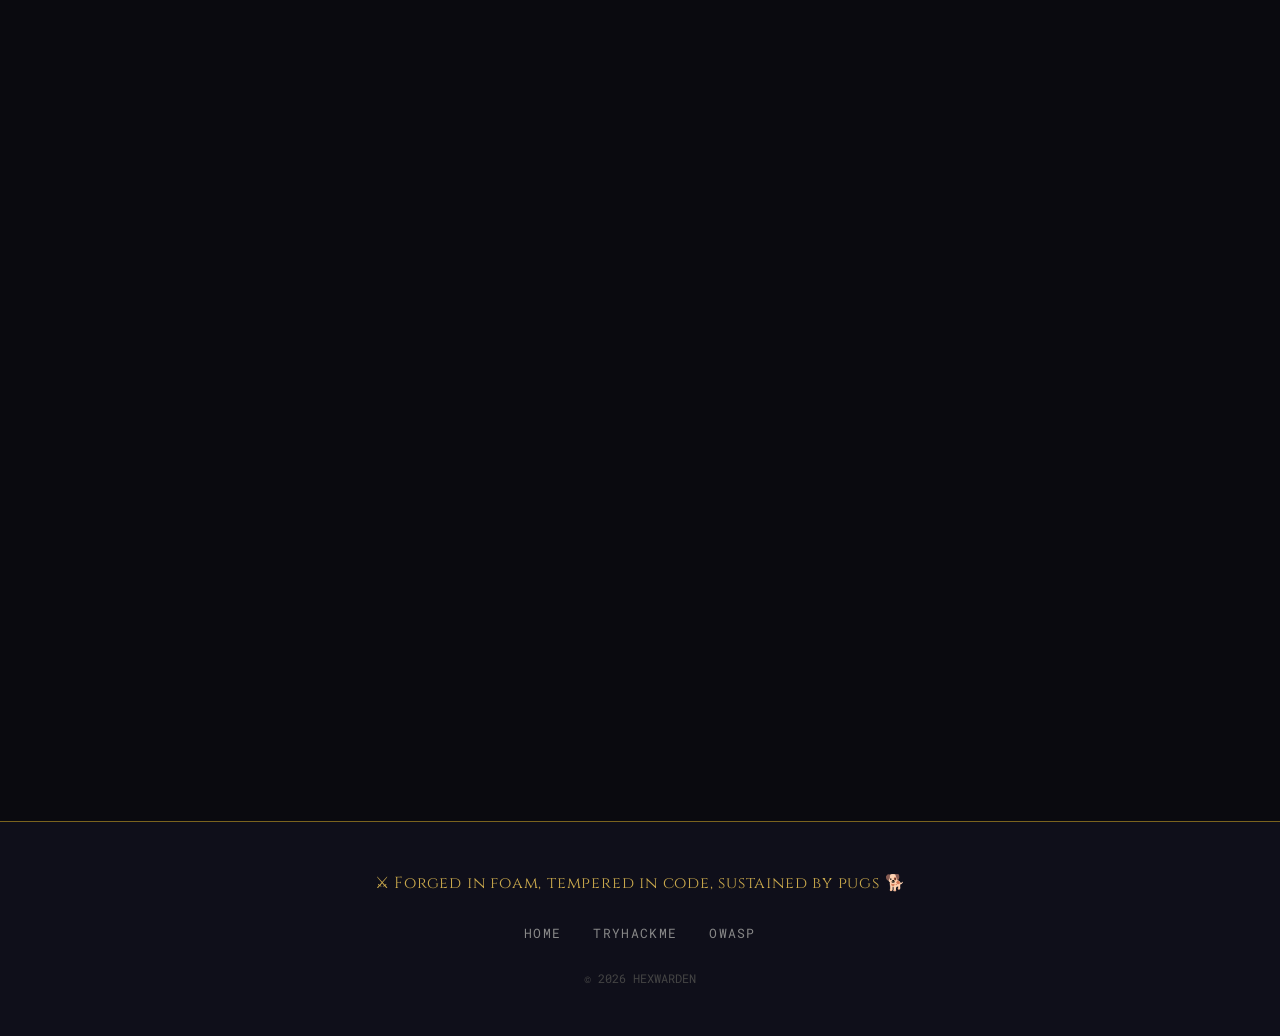
<file: hacking.html>
<!DOCTYPE html>
<html lang="en">
<head>
  <meta charset="UTF-8" />
  <meta name="viewport" content="width=device-width, initial-scale=1.0" />
  <title>Ethical Hacking — HEXWARDEN</title>
  <link rel="stylesheet" href="style.css" />
  <link href="https://fonts.googleapis.com/css2?family=Cinzel:wght@400;700&family=Roboto+Mono:wght@300;400&display=swap" rel="stylesheet" />
</head>
<body class="subpage">

  <nav id="navbar">
    <div class="nav-logo"><a href="index.html">&#9876; HEXWARDEN</a></div>
    <ul class="nav-links">
      <li><a href="index.html">Home</a></li>
      <li><a href="belegarth.html">Belegarth</a></li>
      <li><a href="gaming.html">Gaming</a></li>
      <li><a href="hacking.html" class="active">Hacking</a></li>
      <li><a href="pugs.html">Pugs</a></li>
    </ul>
    <button class="nav-toggle">&#9776;</button>
  </nav>

  <header class="page-hero hacking-hero">
    <div class="ph-content">
      <div class="ph-badge">&#9166; AUTHORIZED ACCESS ONLY</div>
      <h1 class="ph-title">Ethical Hacking</h1>
      <p class="ph-sub">Breaking things legally. All for defense. All authorized.</p>
    </div>
  </header>

  <!-- SKILLS -->
  <section class="section">
    <div class="container">
      <h2 class="section-title fade-in">&#128268; Skills &amp; Focus Areas</h2>
      <div class="hacking-grid">
        <div class="skill-cards fade-in">
          <div class="skill-card"><h4>&#128270; Reconnaissance</h4><p>OSINT, network scanning, enumeration. Know the target before you move.</p><div class="skill-bar"><div class="skill-fill" style="width:85%"></div></div></div>
          <div class="skill-card"><h4>&#128268; Web App Testing</h4><p>OWASP Top 10, XSS, SQLi, broken auth. Web is the biggest attack surface.</p><div class="skill-bar"><div class="skill-fill" style="width:70%"></div></div></div>
          <div class="skill-card"><h4>&#128421; CTF / Challenges</h4><p>Capture The Flag competitions — forensics, crypto, pwn, reverse engineering.</p><div class="skill-bar"><div class="skill-fill" style="width:75%"></div></div></div>
          <div class="skill-card"><h4>&#128100; Social Engineering</h4><p>The human is always the weakest link. Awareness and defense training.</p><div class="skill-bar"><div class="skill-fill" style="width:60%"></div></div></div>
          <div class="skill-card"><h4>&#128736; Scripting &amp; Automation</h4><p>Python, Bash, custom tooling. Automate the boring stuff, own the interesting stuff.</p><div class="skill-bar"><div class="skill-fill" style="width:80%"></div></div></div>
        </div>
        <div class="terminal-wrap fade-in">
          <div class="terminal-bar">
            <span class="t-dot red"></span><span class="t-dot yellow"></span><span class="t-dot green"></span>
            <span class="t-title">terminal &mdash; bash</span>
          </div>
          <div class="terminal-body" id="terminal">
            <div class="t-line"><span class="t-prompt">visitor@realm:~$</span> <span class="t-cmd">whoami</span></div>
            <div class="t-line t-out">hexwarden // ethical_hacker // belegarth_warrior</div>
            <div class="t-line"><span class="t-prompt">visitor@realm:~$</span> <span class="t-cmd">ls tools/</span></div>
            <div class="t-line t-out">hasher/ b64/ jwt-decoder/ ip-lookup/ dns/ password-check/ cipher/ regex/</div>
            <div class="t-line"><span class="t-prompt">visitor@realm:~$</span> <span class="t-cmd">cat disclaimer.txt</span></div>
            <div class="t-line t-out">All security activities are authorized and ethical.</div>
            <div class="t-line t-out">Never test systems you do not own or have permission to test.</div>
            <div class="t-line t-input">
              <span class="t-prompt">visitor@realm:~$</span>
              <input type="text" id="termInput" placeholder="type a command..." autocomplete="off" spellcheck="false" />
            </div>
          </div>
        </div>
      </div>
    </div>
  </section>

  <!-- LEARNING RESOURCES -->
  <section class="section section-dark">
    <div class="container">
      <h2 class="section-title fade-in">&#128218; Learning Resources</h2>
      <div class="resource-grid fade-in">
        <a href="https://tryhackme.com" target="_blank" rel="noopener" class="resource-card">
          <h4>TryHackMe</h4><p>Guided learning paths for all skill levels. Best starting point for beginners.</p>
        </a>
        <a href="https://hackthebox.com" target="_blank" rel="noopener" class="resource-card">
          <h4>Hack The Box</h4><p>CTF-style machines and challenges. Where the serious players go.</p>
        </a>
        <a href="https://portswigger.net/web-security" target="_blank" rel="noopener" class="resource-card">
          <h4>PortSwigger Web Academy</h4><p>The definitive free course for web app hacking. OWASP concepts taught hands-on.</p>
        </a>
        <a href="https://ctftime.org" target="_blank" rel="noopener" class="resource-card">
          <h4>CTFtime</h4><p>Find upcoming Capture The Flag competitions worldwide.</p>
        </a>
        <a href="https://owasp.org/www-project-top-ten/" target="_blank" rel="noopener" class="resource-card">
          <h4>OWASP Top 10</h4><p>The definitive list of web application security risks. Required reading.</p>
        </a>
        <a href="https://overthewire.org/wargames/" target="_blank" rel="noopener" class="resource-card">
          <h4>OverTheWire</h4><p>Wargames for learning Linux, scripting, and hacking fundamentals.</p>
        </a>
      </div>
    </div>
  </section>

  <!-- ============================================================
       REAL WORKING TOOLS
       ============================================================ -->
  <section class="section" id="tools">
    <div class="container">
      <h2 class="section-title fade-in">&#128736; Live Security Tools</h2>
      <p class="section-sub fade-in">These run entirely in your browser. No data is sent to any server.</p>

      <div class="tools-grid">

        <!-- 1. HASH GENERATOR -->
        <div class="tool-card fade-in" id="tool-hash">
          <h3 class="tool-title">&#128272; Hash Generator</h3>
          <p class="tool-desc">Generate SHA-256, SHA-384, or SHA-512 hashes of any text.</p>
          <div class="tool-body">
            <textarea class="tool-input" id="hashInput" placeholder="Enter text to hash..." rows="3"></textarea>
            <div class="tool-row">
              <select id="hashAlgo" class="tool-select">
                <option value="SHA-256">SHA-256</option>
                <option value="SHA-384">SHA-384</option>
                <option value="SHA-512">SHA-512</option>
              </select>
              <button class="btn btn-primary" onclick="runHash()">Hash It</button>
            </div>
            <div class="tool-output" id="hashOutput"></div>
          </div>
        </div>

        <!-- 2. BASE64 -->
        <div class="tool-card fade-in" id="tool-b64">
          <h3 class="tool-title">&#128260; Base64 Encoder / Decoder</h3>
          <p class="tool-desc">Encode or decode Base64 strings instantly.</p>
          <div class="tool-body">
            <textarea class="tool-input" id="b64Input" placeholder="Enter text or Base64..." rows="3"></textarea>
            <div class="tool-row">
              <button class="btn btn-primary" onclick="runB64('encode')">Encode</button>
              <button class="btn btn-ghost"   onclick="runB64('decode')">Decode</button>
            </div>
            <div class="tool-output" id="b64Output"></div>
          </div>
        </div>

        <!-- 3. PASSWORD STRENGTH -->
        <div class="tool-card fade-in" id="tool-pass">
          <h3 class="tool-title">&#128274; Password Strength Analyzer</h3>
          <p class="tool-desc">Check how strong a password is and why.</p>
          <div class="tool-body">
            <input type="text" class="tool-input" id="passInput" placeholder="Enter a password..." autocomplete="off" oninput="runPassCheck()" />
            <div class="pass-meter">
              <div class="pass-bar" id="passBar"></div>
            </div>
            <div class="tool-output" id="passOutput"></div>
          </div>
        </div>

        <!-- 4. JWT DECODER -->
        <div class="tool-card fade-in" id="tool-jwt">
          <h3 class="tool-title">&#128196; JWT Decoder</h3>
          <p class="tool-desc">Decode and inspect JSON Web Tokens. Reveals header, payload, and signature info. Does NOT verify the signature.</p>
          <div class="tool-body">
            <textarea class="tool-input" id="jwtInput" placeholder="Paste a JWT token: eyJ..." rows="3"></textarea>
            <button class="btn btn-primary" onclick="runJWT()">Decode</button>
            <div class="tool-output" id="jwtOutput"></div>
          </div>
        </div>

        <!-- 5. IP LOOKUP -->
        <div class="tool-card fade-in" id="tool-ip">
          <h3 class="tool-title">&#127760; IP Address Lookup</h3>
          <p class="tool-desc">Get geolocation, ISP, and ASN info for any IP address. Leave blank to look up your own IP.</p>
          <div class="tool-body">
            <input type="text" class="tool-input" id="ipInput" placeholder="e.g. 8.8.8.8 (blank = your IP)" />
            <button class="btn btn-primary" onclick="runIPLookup()">Lookup</button>
            <div class="tool-output" id="ipOutput"></div>
          </div>
        </div>

        <!-- 6. DNS LOOKUP -->
        <div class="tool-card fade-in" id="tool-dns">
          <h3 class="tool-title">&#128205; DNS Resolver</h3>
          <p class="tool-desc">Query DNS records for any domain via Google's public DNS-over-HTTPS API.</p>
          <div class="tool-body">
            <input type="text" class="tool-input" id="dnsInput" placeholder="e.g. google.com" />
            <div class="tool-row">
              <select id="dnsType" class="tool-select">
                <option>A</option>
                <option>AAAA</option>
                <option>MX</option>
                <option>TXT</option>
                <option>NS</option>
                <option>CNAME</option>
              </select>
              <button class="btn btn-primary" onclick="runDNS()">Resolve</button>
            </div>
            <div class="tool-output" id="dnsOutput"></div>
          </div>
        </div>

        <!-- 7. URL ENCODER -->
        <div class="tool-card fade-in" id="tool-url">
          <h3 class="tool-title">&#128279; URL Encoder / Decoder</h3>
          <p class="tool-desc">Encode or decode URL-encoded strings. Essential for web app testing.</p>
          <div class="tool-body">
            <textarea class="tool-input" id="urlInput" placeholder="Enter text or URL-encoded string..." rows="3"></textarea>
            <div class="tool-row">
              <button class="btn btn-primary" onclick="runURL('encode')">Encode</button>
              <button class="btn btn-ghost"   onclick="runURL('decode')">Decode</button>
            </div>
            <div class="tool-output" id="urlOutput"></div>
          </div>
        </div>

        <!-- 8. CAESAR / ROT13 -->
        <div class="tool-card fade-in" id="tool-cipher">
          <h3 class="tool-title">&#128207; Caesar / ROT13 Cipher</h3>
          <p class="tool-desc">Classic substitution cipher. ROT13 is shift=13 (self-inverse). Useful for basic CTF recon.</p>
          <div class="tool-body">
            <textarea class="tool-input" id="cipherInput" placeholder="Enter text to shift..." rows="2"></textarea>
            <div class="tool-row">
              <label style="color:var(--text-dim);font-size:.82rem">Shift:</label>
              <input type="number" id="cipherShift" value="13" min="1" max="25" class="tool-input" style="width:70px;padding:.4rem" />
              <button class="btn btn-primary" onclick="runCipher('encode')">Encode</button>
              <button class="btn btn-ghost"   onclick="runCipher('decode')">Decode</button>
            </div>
            <div class="tool-output" id="cipherOutput"></div>
          </div>
        </div>

        <!-- 9. REGEX TESTER -->
        <div class="tool-card fade-in" id="tool-regex" style="grid-column: span 2">
          <h3 class="tool-title">&#128269; Regex Tester</h3>
          <p class="tool-desc">Test regular expressions against text in real time. Matches are highlighted. Flags: g, i, m supported.</p>
          <div class="tool-body">
            <div class="tool-row">
              <span style="color:var(--green);font-size:1.1rem">/</span>
              <input type="text" id="regexPattern" class="tool-input" placeholder="pattern" style="flex:1" oninput="runRegex()" />
              <span style="color:var(--green);font-size:1.1rem">/</span>
              <input type="text" id="regexFlags" class="tool-input" value="gi" style="width:60px" oninput="runRegex()" />
            </div>
            <textarea class="tool-input" id="regexText" placeholder="Enter text to test against..." rows="4" oninput="runRegex()" style="margin-top:.5rem"></textarea>
            <div class="tool-output" id="regexOutput"></div>
          </div>
        </div>

      </div>
    </div>
  </section>

  <footer id="footer">
    <div class="container">
      <p class="footer-motto">&#9876; Forged in foam, tempered in code, sustained by pugs &#128021;</p>
      <div class="footer-links">
        <a href="index.html">Home</a>
        <a href="https://tryhackme.com" target="_blank" rel="noopener">TryHackMe</a>
        <a href="https://owasp.org" target="_blank" rel="noopener">OWASP</a>
      </div>
      <p class="footer-copy">&copy; 2026 HEXWARDEN</p>
    </div>
  </footer>

  <script src="script.js"></script>
  <script>
  /* ============================================================
     LIVE SECURITY TOOLS
     ============================================================ */

  function showOutput(id, html, isError) {
    const el = document.getElementById(id);
    el.innerHTML = html;
    el.style.borderColor = isError ? 'var(--red)' : 'var(--green-dim)';
  }

  function copyBtn(text) {
    return `<button onclick="navigator.clipboard.writeText('${text.replace(/'/g,"\\'")}').then(()=>this.textContent='Copied!').catch(()=>{})" class="copy-btn">Copy</button>`;
  }

  /* --- 1. HASH --- */
  async function runHash() {
    const text = document.getElementById('hashInput').value;
    const algo = document.getElementById('hashAlgo').value;
    if (!text) { showOutput('hashOutput', 'Enter some text first.', true); return; }
    try {
      const buf  = await crypto.subtle.digest(algo, new TextEncoder().encode(text));
      const hex  = Array.from(new Uint8Array(buf)).map(b=>b.toString(16).padStart(2,'0')).join('');
      showOutput('hashOutput', `<strong>${algo}:</strong><br><span class="mono-out">${hex}</span>${copyBtn(hex)}`, false);
    } catch(e) { showOutput('hashOutput', 'Error: ' + e.message, true); }
  }

  /* --- 2. BASE64 --- */
  function runB64(dir) {
    const text = document.getElementById('b64Input').value;
    if (!text) { showOutput('b64Output', 'Enter some text first.', true); return; }
    try {
      const result = dir === 'encode' ? btoa(unescape(encodeURIComponent(text))) : decodeURIComponent(escape(atob(text)));
      showOutput('b64Output', `<strong>${dir === 'encode' ? 'Encoded' : 'Decoded'}:</strong><br><span class="mono-out">${escHtml(result)}</span>${copyBtn(result)}`, false);
    } catch(e) { showOutput('b64Output', 'Error: ' + e.message + ' (Is this valid Base64?)', true); }
  }

  /* --- 3. PASSWORD STRENGTH --- */
  function runPassCheck() {
    const pass = document.getElementById('passInput').value;
    const bar  = document.getElementById('passBar');
    if (!pass) { document.getElementById('passOutput').innerHTML = ''; bar.style.width='0'; return; }

    let score = 0;
    const checks = [];

    if (pass.length >= 8)  { score++; checks.push({ok:true,  msg:'Length 8+'});      } else { checks.push({ok:false, msg:'Too short (< 8 chars)'}); }
    if (pass.length >= 12) { score++; checks.push({ok:true,  msg:'Length 12+ bonus'}); }
    if (/[A-Z]/.test(pass)) { score++; checks.push({ok:true,  msg:'Has uppercase'});  } else { checks.push({ok:false, msg:'No uppercase letters'}); }
    if (/[a-z]/.test(pass)) { score++; checks.push({ok:true,  msg:'Has lowercase'});  } else { checks.push({ok:false, msg:'No lowercase letters'}); }
    if (/\d/.test(pass))    { score++; checks.push({ok:true,  msg:'Has numbers'});    } else { checks.push({ok:false, msg:'No numbers'}); }
    if (/[^A-Za-z0-9]/.test(pass)) { score+=2; checks.push({ok:true, msg:'Has special chars +2'}); } else { checks.push({ok:false, msg:'No special characters'}); }
    if (pass.length >= 20) { score++; checks.push({ok:true, msg:'Length 20+ bonus'}); }

    const maxScore = 8;
    const pct   = Math.min((score / maxScore) * 100, 100);
    const color = score <= 2 ? '#ff4444' : score <= 4 ? '#ff8800' : score <= 6 ? '#ffcc00' : '#00ff88';
    const label = score <= 2 ? 'VERY WEAK' : score <= 4 ? 'WEAK' : score <= 6 ? 'MODERATE' : 'STRONG';

    bar.style.width     = pct + '%';
    bar.style.background = color;

    const html = `<strong style="color:${color}">${label}</strong> (${score}/${maxScore})<br>` +
      checks.map(c => `<span style="color:${c.ok?'var(--green)':'var(--red)'}">${c.ok?'✓':'✗'} ${escHtml(c.msg)}</span>`).join('<br>');
    showOutput('passOutput', html, false);
  }

  /* --- 4. JWT --- */
  function runJWT() {
    const token = document.getElementById('jwtInput').value.trim();
    if (!token) { showOutput('jwtOutput', 'Paste a JWT token first.', true); return; }
    try {
      const parts = token.split('.');
      if (parts.length !== 3) throw new Error('Not a valid JWT (expected 3 parts separated by .)');
      const decode = p => JSON.parse(decodeURIComponent(escape(atob(p.replace(/-/g,'+').replace(/_/g,'/').padEnd(Math.ceil(p.length/4)*4,'=')))));
      const header  = decode(parts[0]);
      const payload = decode(parts[1]);
      const html = `
        <strong>Header:</strong><pre class="mono-out">${JSON.stringify(header, null, 2)}</pre>
        <strong>Payload:</strong><pre class="mono-out">${JSON.stringify(payload, null, 2)}</pre>
        <strong>Signature:</strong> <span class="mono-out" style="font-size:.75rem">${parts[2]}</span>
        <br><em style="color:var(--text-dim);font-size:.78rem">&#9888; Signature NOT verified — decode only</em>`;
      showOutput('jwtOutput', html, false);
    } catch(e) { showOutput('jwtOutput', 'Error: ' + e.message, true); }
  }

  /* --- 5. IP LOOKUP --- */
  async function runIPLookup() {
    const ip  = document.getElementById('ipInput').value.trim();
    const url = ip ? `https://ipapi.co/${ip}/json/` : 'https://ipapi.co/json/';
    showOutput('ipOutput', '<span style="color:var(--text-dim)">Looking up...</span>', false);
    try {
      const r = await fetch(url);
      if (!r.ok) throw new Error(`HTTP ${r.status}`);
      const d = await r.json();
      if (d.error) throw new Error(d.reason || 'Invalid IP');
      const html = `
        <table class="data-table">
          <tr><td>IP</td><td>${escHtml(d.ip||'—')}</td></tr>
          <tr><td>City</td><td>${escHtml(d.city||'—')}</td></tr>
          <tr><td>Region</td><td>${escHtml(d.region||'—')}</td></tr>
          <tr><td>Country</td><td>${escHtml(d.country_name||'—')} ${d.country?'('+d.country+')':''}</td></tr>
          <tr><td>ISP / Org</td><td>${escHtml(d.org||'—')}</td></tr>
          <tr><td>ASN</td><td>${escHtml(d.asn||'—')}</td></tr>
          <tr><td>Timezone</td><td>${escHtml(d.timezone||'—')}</td></tr>
          <tr><td>Lat/Lon</td><td>${d.latitude||'?'}, ${d.longitude||'?'}</td></tr>
        </table>`;
      showOutput('ipOutput', html, false);
    } catch(e) { showOutput('ipOutput', 'Error: ' + e.message, true); }
  }

  /* --- 6. DNS --- */
  async function runDNS() {
    const domain = document.getElementById('dnsInput').value.trim();
    const type   = document.getElementById('dnsType').value;
    if (!domain) { showOutput('dnsOutput', 'Enter a domain first.', true); return; }
    showOutput('dnsOutput', '<span style="color:var(--text-dim)">Resolving...</span>', false);
    try {
      const r = await fetch(`https://dns.google/resolve?name=${encodeURIComponent(domain)}&type=${type}`);
      if (!r.ok) throw new Error(`HTTP ${r.status}`);
      const d = await r.json();
      if (d.Status !== 0) throw new Error(`DNS error code ${d.Status} — domain may not exist`);
      if (!d.Answer || !d.Answer.length) { showOutput('dnsOutput', `No ${type} records found for ${escHtml(domain)}`, false); return; }
      const rows = d.Answer.map(a =>
        `<tr><td>${escHtml(a.name)}</td><td>${a.type}</td><td>${a.TTL}s</td><td>${escHtml(a.data)}</td></tr>`
      ).join('');
      showOutput('dnsOutput', `<table class="data-table"><tr><th>Name</th><th>Type</th><th>TTL</th><th>Value</th></tr>${rows}</table>`, false);
    } catch(e) { showOutput('dnsOutput', 'Error: ' + e.message, true); }
  }

  /* --- 7. URL ENCODE --- */
  function runURL(dir) {
    const text = document.getElementById('urlInput').value;
    if (!text) { showOutput('urlOutput', 'Enter some text first.', true); return; }
    try {
      const result = dir === 'encode' ? encodeURIComponent(text) : decodeURIComponent(text);
      showOutput('urlOutput', `<strong>${dir === 'encode' ? 'Encoded' : 'Decoded'}:</strong><br><span class="mono-out">${escHtml(result)}</span>${copyBtn(result)}`, false);
    } catch(e) { showOutput('urlOutput', 'Error: ' + e.message, true); }
  }

  /* --- 8. CAESAR / ROT13 --- */
  function runCipher(dir) {
    const text  = document.getElementById('cipherInput').value;
    let   shift = parseInt(document.getElementById('cipherShift').value, 10) || 13;
    if (dir === 'decode') shift = 26 - (shift % 26);
    if (!text) { showOutput('cipherOutput', 'Enter text first.', true); return; }
    const result = text.replace(/[a-zA-Z]/g, c => {
      const base = c >= 'a' ? 97 : 65;
      return String.fromCharCode((c.charCodeAt(0) - base + shift) % 26 + base);
    });
    showOutput('cipherOutput', `<strong>Result (shift ${dir==='encode'?shift:26-shift}):</strong><br><span class="mono-out">${escHtml(result)}</span>${copyBtn(result)}`, false);
  }

  /* --- 9. REGEX --- */
  function runRegex() {
    const pattern = document.getElementById('regexPattern').value;
    const flags   = document.getElementById('regexFlags').value;
    const text    = document.getElementById('regexText').value;
    if (!pattern || !text) { document.getElementById('regexOutput').innerHTML = ''; return; }
    try {
      const rx      = new RegExp(pattern, flags.replace(/[^gimsuy]/g,''));
      const matches = [...text.matchAll(new RegExp(pattern, flags.includes('g') ? flags : flags+'g'))];
      if (!matches.length) { showOutput('regexOutput', '<em style="color:var(--text-dim)">No matches found.</em>', false); return; }
      const highlighted = text.replace(rx, m => `<mark class="regex-match">${escHtml(m)}</mark>`);
      showOutput('regexOutput', `<strong style="color:var(--green)">${matches.length} match${matches.length>1?'es':''}</strong><br><div class="mono-out">${highlighted}</div>`, false);
    } catch(e) { showOutput('regexOutput', 'Invalid regex: ' + e.message, true); }
  }

  function escHtml(s) {
    return String(s).replace(/&/g,'&amp;').replace(/</g,'&lt;').replace(/>/g,'&gt;').replace(/"/g,'&quot;');
  }
  </script>
</body>
</html>
</file>
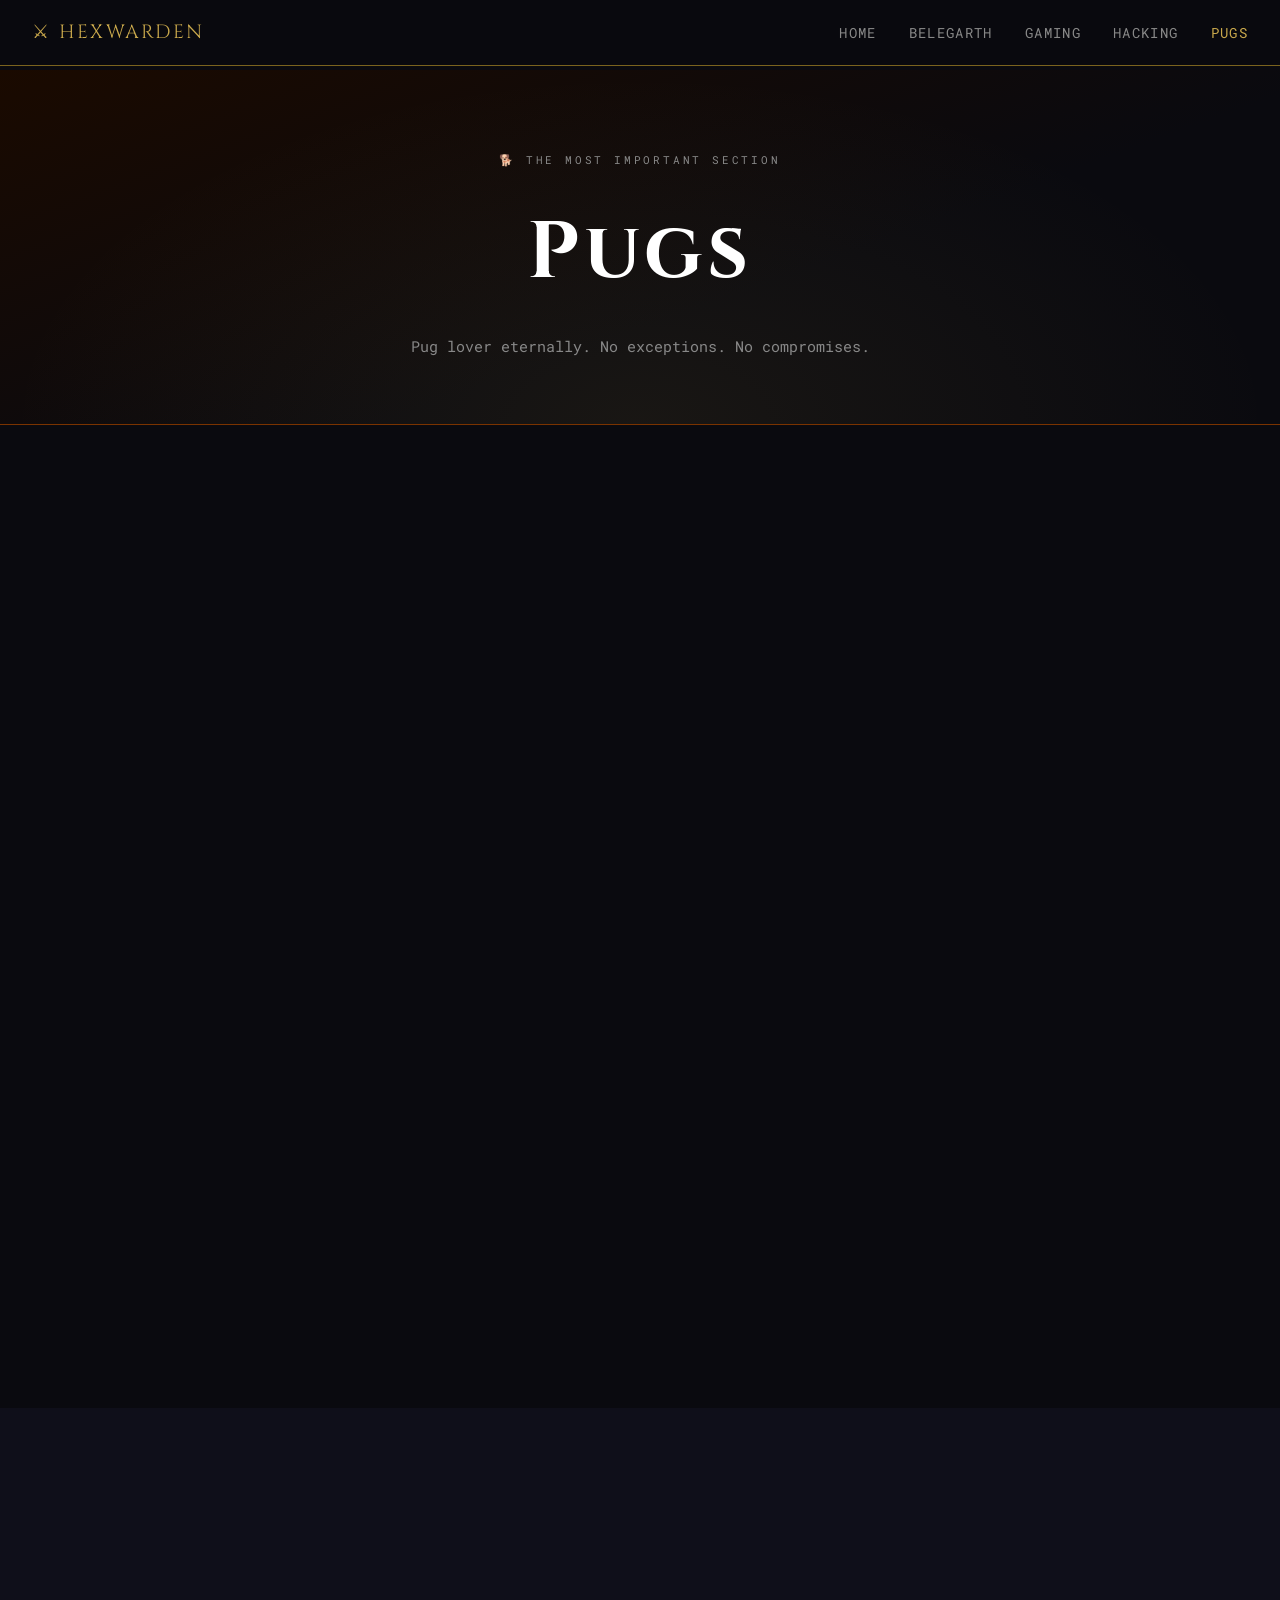
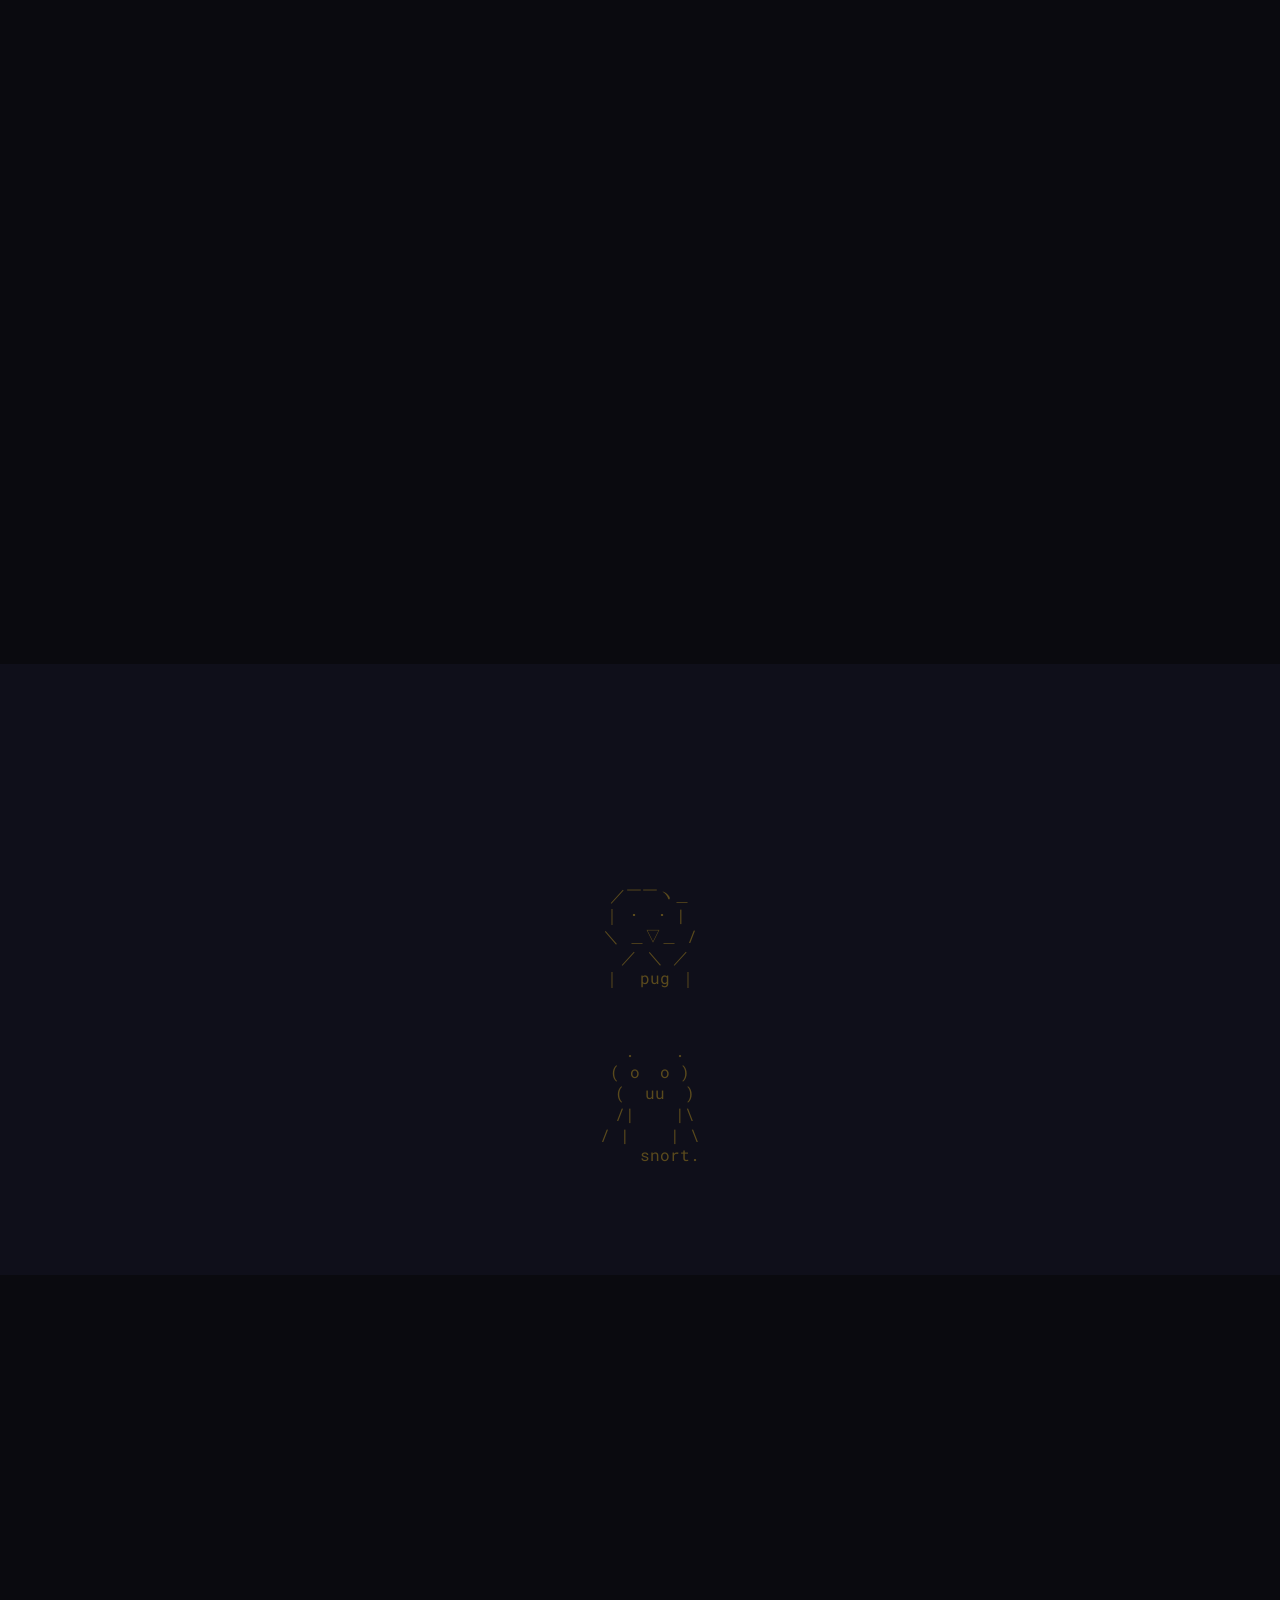
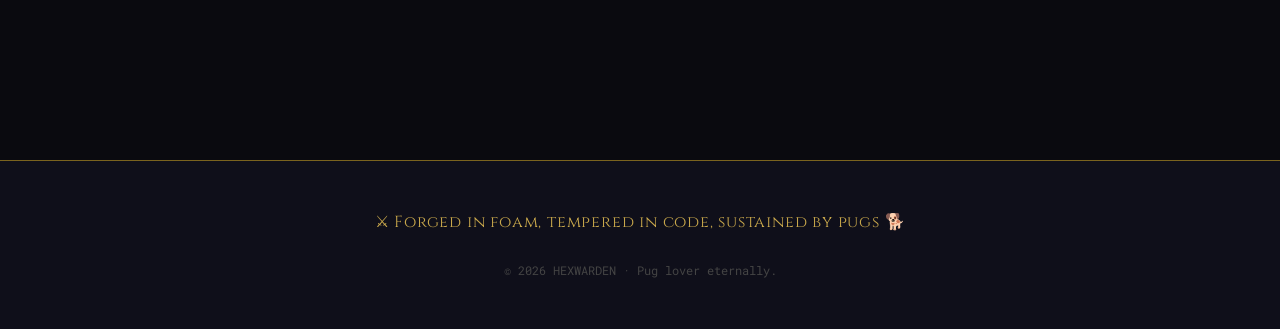
<file: pugs.html>
<!DOCTYPE html>
<html lang="en">
<head>
  <meta charset="UTF-8" />
  <meta name="viewport" content="width=device-width, initial-scale=1.0" />
  <title>Pugs — HEXWARDEN</title>
  <link rel="stylesheet" href="style.css" />
  <link href="https://fonts.googleapis.com/css2?family=Cinzel:wght@400;700&family=Roboto+Mono:wght@300;400&display=swap" rel="stylesheet" />
</head>
<body class="subpage">

  <nav id="navbar">
    <div class="nav-logo"><a href="index.html">&#9876; HEXWARDEN</a></div>
    <ul class="nav-links">
      <li><a href="index.html">Home</a></li>
      <li><a href="belegarth.html">Belegarth</a></li>
      <li><a href="gaming.html">Gaming</a></li>
      <li><a href="hacking.html">Hacking</a></li>
      <li><a href="pugs.html" class="active">Pugs</a></li>
    </ul>
    <button class="nav-toggle">&#9876;</button>
  </nav>

  <header class="page-hero pug-hero">
    <div class="ph-content">
      <div class="ph-badge">&#128021; THE MOST IMPORTANT SECTION</div>
      <h1 class="ph-title">Pugs</h1>
      <p class="ph-sub">Pug lover eternally. No exceptions. No compromises.</p>
    </div>
  </header>

  <!-- PUG FACTS -->
  <section class="section">
    <div class="container">
      <h2 class="section-title fade-in">&#128021; The Essential Pug Facts</h2>
      <div class="pug-facts">
        <div class="fact-card fade-in"><div class="fact-icon">&#128021;</div><h4>Snore Machines</h4><p>Pugs are brachycephalic — their flat faces cause them to snore, snort, and wheeze constantly. This is a feature, not a bug. It's music.</p></div>
        <div class="fact-card fade-in"><div class="fact-icon">&#129392;</div><h4>Professional Nappers</h4><p>Pugs sleep 14 hours a day on average. They have optimized their entire existence around rest. Respect the commitment.</p></div>
        <div class="fact-card fade-in"><div class="fact-icon">&#128293;</div><h4>Ancient Royalty</h4><p>Bred by Chinese emperors and later adopted by European royalty. Pugs have always known they're royalty. They haven't forgotten.</p></div>
        <div class="fact-card fade-in"><div class="fact-icon">&#129505;</div><h4>A Grumble</h4><p>A group of pugs is called a "grumble." This is objectively the greatest collective noun ever created by humanity.</p></div>
        <div class="fact-card fade-in"><div class="fact-icon">&#127774;</div><h4>Dutch Royal Symbol</h4><p>The House of Orange adopted the pug as their official mascot in the 1500s after a pug reportedly saved William the Silent from an assassination attempt.</p></div>
        <div class="fact-card fade-in"><div class="fact-icon">&#128247;</div><h4>Napoleon's Issue</h4><p>Josephine Bonaparte's pug Fortune bit Napoleon on their wedding night. Napoleon allegedly endured this because Josephine refused to lock the pug out.</p></div>
      </div>
    </div>
  </section>

  <!-- ANATOMY -->
  <section class="section section-dark">
    <div class="container">
      <h2 class="section-title fade-in">&#128203; Pug Anatomy 101</h2>
      <div class="anatomy-grid fade-in">
        <div class="anatomy-item"><span class="a-part">The Face Wrinkles</span><p>Must be cleaned daily to prevent yeast/bacterial buildup. Use a soft damp cloth and dry thoroughly. The wrinkles are adorable and also a maintenance responsibility.</p></div>
        <div class="anatomy-item"><span class="a-part">The Eyes</span><p>Large and prominent — prone to scratches and irritation. Watch for discharge, redness, or cloudiness. Pugs can get eye prolapse in extreme cases. Keep them clean.</p></div>
        <div class="anatomy-item"><span class="a-part">The Snout</span><p>Flat (brachycephalic) means restricted airways. This is why pugs snore, overheat easily, and should not be over-exercised in heat. Keep them cool.</p></div>
        <div class="anatomy-item"><span class="a-part">The Corkscrew Tail</span><p>Adorable but the base area can trap moisture and debris. Clean it regularly. Some pugs have tighter curls than others — monitor for skin irritation.</p></div>
        <div class="anatomy-item"><span class="a-part">The Double Coat</span><p>Pugs shed an absurd amount for their size. Weekly brushing with a bristle brush dramatically reduces shedding. They shed year-round with extra intensity in spring/fall.</p></div>
        <div class="anatomy-item"><span class="a-part">The Body</span><p>Pugs gain weight easily. Obesity severely worsens their breathing problems. Measured meals, no free-feeding, regular moderate walks. Keep them in healthy weight range.</p></div>
      </div>
    </div>
  </section>

  <!-- MOOD METER -->
  <section class="section">
    <div class="container">
      <h2 class="section-title fade-in">&#128293; Pug Mood Meter</h2>
      <div class="pug-meter fade-in">
        <div class="mood-track">
          <span>&#128532; Grumpy</span>
          <div class="mood-bar">
            <div class="mood-fill" id="moodFill"></div>
            <div class="mood-thumb" id="moodThumb">&#128021;</div>
          </div>
          <span>Ecstatic &#129392;</span>
        </div>
        <p class="mood-label" id="moodLabel">Calculating pug happiness...</p>
        <button class="btn btn-ghost" onclick="forceMoodUpdate()" style="margin-top:1rem">&#128260; Refresh Mood</button>
      </div>
    </div>
  </section>

  <!-- CARE GUIDE -->
  <section class="section section-dark">
    <div class="container">
      <h2 class="section-title fade-in">&#10084; Pug Care Guide</h2>
      <div class="care-grid fade-in">
        <div class="care-card">
          <h4>&#127860; Diet</h4>
          <ul class="care-list">
            <li>2 measured meals per day — no free feeding</li>
            <li>Avoid: grapes, raisins, onions, chocolate, xylitol</li>
            <li>Monitor weight closely — 14–18 lbs is healthy range</li>
            <li>Adjust food with age and activity level</li>
          </ul>
        </div>
        <div class="care-card">
          <h4>&#127939; Exercise</h4>
          <ul class="care-list">
            <li>Short walks — 20–30 min daily is plenty</li>
            <li>NEVER walk in heat above 80°F / 27°C</li>
            <li>Watch for heavy breathing, slowing, or sitting down</li>
            <li>Swimming is excellent low-impact exercise</li>
          </ul>
        </div>
        <div class="care-card">
          <h4>&#128114; Health Monitoring</h4>
          <ul class="care-list">
            <li>Annual vet checkups minimum</li>
            <li>Clean wrinkles and tail area weekly</li>
            <li>Check eyes daily for discharge or redness</li>
            <li>Watch for BOAS symptoms: excessive snoring, gagging</li>
          </ul>
        </div>
        <div class="care-card">
          <h4>&#129505; Mental Health</h4>
          <ul class="care-list">
            <li>Pugs are extremely social — don't leave alone all day</li>
            <li>They thrive with other pugs or dogs</li>
            <li>Puzzle toys help keep their minds active</li>
            <li>Belly rubs are a non-negotiable daily requirement</li>
          </ul>
        </div>
      </div>
    </div>
  </section>

  <!-- QUIZ -->
  <section class="section" id="quiz-section">
    <div class="container">
      <h2 class="section-title fade-in">&#10067; What Kind of Pug Energy Are You?</h2>
      <p class="section-sub fade-in">A completely scientific assessment.</p>
      <div class="quiz-wrap fade-in" id="quizWrap">
        <div class="quiz-question" id="quizQuestion"></div>
        <div class="quiz-options" id="quizOptions"></div>
        <div class="quiz-result" id="quizResult" style="display:none"></div>
      </div>
    </div>
  </section>

  <!-- ASCII / VISUAL -->
  <section class="section section-dark">
    <div class="container" style="text-align:center">
      <h2 class="section-title fade-in">&#128021; The Sacred Texts</h2>
      <pre class="ascii-pug fade-in">
  ／￣￣ヽ＿
 ｜ ･  ･ |
  ＼ ＿▽＿ /
   ／ ＼ ／
  ｜  pug ｜
      </pre>
      <pre class="ascii-pug fade-in">
   .    .
  ( o  o )
   (  uu  )
   /|    |\
  / |    | \
      snort.
      </pre>
    </div>
  </section>

  <!-- ADOPTION -->
  <section class="section">
    <div class="container">
      <h2 class="section-title fade-in">&#128021; Adopt, Don't Shop</h2>
      <p class="section-sub fade-in">There are always pugs in rescues who need homes. Please consider adoption before buying from breeders.</p>
      <div class="adopt-grid fade-in">
        <a href="https://www.pugrescue.com" target="_blank" rel="noopener" class="adopt-card"><h4>Pug Rescue Network</h4><p>National network of pug rescue organizations across the US.</p></a>
        <a href="https://pugsinc.com" target="_blank" rel="noopener" class="adopt-card"><h4>Pugs Inc.</h4><p>Dedicated pug rescue and rehoming organization.</p></a>
        <a href="https://www.petfinder.com/dog-breeds/pug" target="_blank" rel="noopener" class="adopt-card"><h4>Petfinder — Pugs</h4><p>Search pug adoptions by location across the country.</p></a>
        <a href="https://www.aspca.org/adopt-pet" target="_blank" rel="noopener" class="adopt-card"><h4>ASPCA</h4><p>Nationwide adoption listings. Many pugs need homes.</p></a>
      </div>
    </div>
  </section>

  <footer id="footer">
    <div class="container">
      <p class="footer-motto">&#9876; Forged in foam, tempered in code, sustained by pugs &#128021;</p>
      <p class="footer-copy">&copy; 2026 HEXWARDEN &middot; Pug lover eternally.</p>
    </div>
  </footer>

  <script src="script.js"></script>
  <script>
  /* PUG QUIZ */
  const questions = [
    {
      q: "It's Saturday morning. What are you doing?",
      opts: [
        { text: "Still asleep. Alarm is for weekdays.", val: "napper" },
        { text: "Eating breakfast immediately upon waking.", val: "foodie" },
        { text: "Zoomies around the house for no reason.", val: "zoomer" },
        { text: "Sitting in a sunbeam looking majestic.", val: "royal" }
      ]
    },
    {
      q: "Someone walks through the front door. You:",
      opts: [
        { text: "Lose your entire mind with excitement.", val: "zoomer" },
        { text: "Barely look up from your nap.", val: "napper" },
        { text: "Demand immediate attention and pets.", val: "royal" },
        { text: "Check if they brought snacks.", val: "foodie" }
      ]
    },
    {
      q: "Your ideal evening involves:",
      opts: [
        { text: "A warm couch, a blanket, and unconsciousness.", val: "napper" },
        { text: "A full bowl, a second bowl, watching for a third.", val: "foodie" },
        { text: "Running in circles for exactly 4 minutes then stopping.", val: "zoomer" },
        { text: "Being adored from across the room.", val: "royal" }
      ]
    },
    {
      q: "Your spirit sound is:",
      opts: [
        { text: "A loud, rattling snore.", val: "napper" },
        { text: "Wet chewing noises.", val: "foodie" },
        { text: "Small galloping footsteps at 2am.", val: "zoomer" },
        { text: "A single dignified snort.", val: "royal" }
      ]
    }
  ];

  const results = {
    napper: { title: "&#129397; The Napper", desc: "You are pure pug. Sleep is your craft. You have perfected the art of occupying 80% of any available surface while somehow taking up 100% of the warmth. You are not lazy — you are conserving energy for optimal snoring later." },
    foodie: { title: "&#127860; The Foodie", desc: "You orbit every meal like it's a religious event. Your internal clock is calibrated exclusively to feeding times. You would absolutely eat a sock if it smelled like something interesting. Absolutely no shame in this." },
    zoomer: { title: "&#128293; The Zoomer", desc: "You have exactly two modes: off and MAXIMUM CHAOS. There is no transition. You go from zero to full zoomies without warning and stop just as suddenly. Nobody knows what triggers it. You don't know either. That's fine." },
    royal: { title: "&#128081; The Royal", desc: "You know your worth. You were bred by emperors and you haven't forgotten it. You don't need to chase the toy — the toy should come to you. You accept pets as tribute and grant belly rub access selectively." }
  };

  let currentQ = 0;
  const scores = { napper: 0, foodie: 0, zoomer: 0, royal: 0 };

  function renderQuestion() {
    const q = questions[currentQ];
    document.getElementById('quizQuestion').innerHTML = `<p class="quiz-q-text"><span class="quiz-num">${currentQ+1}/${questions.length}</span> ${q.q}</p>`;
    document.getElementById('quizOptions').innerHTML = q.opts.map(o =>
      `<button class="quiz-opt" onclick="answerQ('${o.val}')">${o.text}</button>`
    ).join('');
  }

  function answerQ(val) {
    scores[val]++;
    currentQ++;
    if (currentQ < questions.length) {
      renderQuestion();
    } else {
      const winner = Object.entries(scores).sort((a,b)=>b[1]-a[1])[0][0];
      const r = results[winner];
      document.getElementById('quizOptions').innerHTML = '';
      document.getElementById('quizQuestion').innerHTML = '';
      const result = document.getElementById('quizResult');
      result.style.display = 'block';
      result.innerHTML = `<h3>${r.title}</h3><p>${r.desc}</p><button class="btn btn-ghost" onclick="restartQuiz()">Retake</button>`;
    }
  }

  function restartQuiz() {
    currentQ = 0;
    Object.keys(scores).forEach(k => scores[k] = 0);
    document.getElementById('quizResult').style.display = 'none';
    renderQuestion();
  }

  renderQuestion();
  </script>
</body>
</html>
</file>
<file: style.css>
/* ============================================================
   REALM CSS — Medieval × Cyberpunk Theme
   ============================================================ */

/* FONTS */
@import url('https://fonts.googleapis.com/css2?family=Cinzel:wght@400;700&family=Roboto+Mono:wght@300;400&display=swap');

/* VARIABLES */
:root {
  --bg:        #0a0a0f;
  --bg2:       #0f0f1a;
  --bg3:       #13131f;
  --gold:      #c9a84c;
  --gold-dim:  #7a631e;
  --green:     #00ff88;
  --green-dim: #00aa55;
  --purple:    #6a0dad;
  --purple-lt: #9b30ff;
  --red:       #ff4444;
  --text:      #d4d4d4;
  --text-dim:  #888;
  --border:    #2a2a3a;
  --font-title: 'Cinzel', serif;
  --font-mono:  'Roboto Mono', monospace;
  --font-body:  'Roboto Mono', monospace;
}

/* RESET */
*, *::before, *::after { box-sizing: border-box; margin: 0; padding: 0; }
html { scroll-behavior: smooth; }
body {
  background: var(--bg);
  color: var(--text);
  font-family: var(--font-body);
  font-size: 15px;
  line-height: 1.7;
  overflow-x: hidden;
}
a { color: var(--gold); text-decoration: none; transition: color .2s; }
a:hover { color: #fff; }
ul { list-style: none; }

/* ============================================================
   NAV
   ============================================================ */
#navbar {
  position: fixed;
  top: 0; left: 0; right: 0;
  z-index: 1000;
  display: flex;
  align-items: center;
  justify-content: space-between;
  padding: 1rem 2rem;
  background: rgba(10,10,15,.92);
  border-bottom: 1px solid var(--gold-dim);
  backdrop-filter: blur(8px);
  transition: box-shadow .3s;
}
#navbar.scrolled { box-shadow: 0 2px 20px rgba(201,168,76,.15); }

.nav-logo {
  font-family: var(--font-title);
  color: var(--gold);
  font-size: 1.2rem;
  letter-spacing: .15em;
}
.nav-links {
  display: flex;
  gap: 2rem;
}
.nav-links a {
  font-family: var(--font-mono);
  font-size: .85rem;
  letter-spacing: .1em;
  color: var(--text-dim);
  text-transform: uppercase;
}
.nav-links a:hover { color: var(--gold); }
.nav-toggle {
  display: none;
  background: none;
  border: none;
  color: var(--gold);
  font-size: 1.4rem;
  cursor: pointer;
}

/* ============================================================
   HERO
   ============================================================ */
#hero {
  position: relative;
  height: 100vh;
  min-height: 600px;
  display: flex;
  align-items: center;
  justify-content: center;
  overflow: hidden;
  background: radial-gradient(ellipse at 50% 60%, #1a0a2e 0%, var(--bg) 70%);
}
#particleCanvas {
  position: absolute;
  inset: 0;
  width: 100%;
  height: 100%;
  pointer-events: none;
}
.hero-content {
  position: relative;
  z-index: 2;
  text-align: center;
  padding: 1rem;
}
.hero-badge {
  font-family: var(--font-mono);
  font-size: .7rem;
  letter-spacing: .25em;
  color: var(--gold-dim);
  text-transform: uppercase;
  margin-bottom: 1.5rem;
}
.hero-title {
  font-family: var(--font-title);
  font-size: clamp(3rem, 10vw, 7rem);
  color: #fff;
  letter-spacing: .08em;
  line-height: 1;
  margin-bottom: 1.2rem;
  text-shadow: 0 0 40px rgba(201,168,76,.4);
}
/* GLITCH */
.glitch {
  position: relative;
}
.glitch::before,
.glitch::after {
  content: attr(data-text);
  position: absolute;
  top: 0; left: 0;
  width: 100%;
  height: 100%;
}
.glitch::before {
  color: var(--green);
  animation: glitch1 3s infinite;
  clip-path: polygon(0 20%, 100% 20%, 100% 40%, 0 40%);
}
.glitch::after {
  color: var(--purple-lt);
  animation: glitch2 3s infinite;
  clip-path: polygon(0 60%, 100% 60%, 100% 80%, 0 80%);
}
@keyframes glitch1 {
  0%,89%,100% { transform: translate(0); opacity: 0; }
  90%          { transform: translate(-3px, 1px); opacity: .8; }
  95%          { transform: translate(3px, -1px); opacity: .6; }
}
@keyframes glitch2 {
  0%,91%,100% { transform: translate(0); opacity: 0; }
  92%          { transform: translate(2px, 2px); opacity: .7; }
  97%          { transform: translate(-2px, -1px); opacity: .5; }
}

.hero-sub {
  font-family: var(--font-mono);
  font-size: 1.1rem;
  color: var(--green);
  min-height: 1.8em;
  margin-bottom: 2.5rem;
}
.typewriter-cursor::after {
  content: '|';
  animation: blink .7s infinite;
}
@keyframes blink { 50% { opacity: 0; } }

.hero-cta { display: flex; gap: 1rem; justify-content: center; flex-wrap: wrap; }

.btn {
  padding: .75rem 2rem;
  font-family: var(--font-mono);
  font-size: .85rem;
  letter-spacing: .12em;
  text-transform: uppercase;
  border: 2px solid transparent;
  cursor: pointer;
  transition: all .25s;
  display: inline-block;
}
.btn-primary {
  background: var(--gold);
  color: #000;
  border-color: var(--gold);
}
.btn-primary:hover {
  background: transparent;
  color: var(--gold);
}
.btn-ghost {
  background: transparent;
  color: var(--green);
  border-color: var(--green);
}
.btn-ghost:hover {
  background: var(--green);
  color: #000;
}

.scroll-indicator {
  position: absolute;
  bottom: 2rem;
  left: 50%;
  transform: translateX(-50%);
  text-align: center;
  font-size: .65rem;
  letter-spacing: .2em;
  color: var(--text-dim);
  animation: fadeUp 2s ease infinite;
}
.scroll-arrow {
  width: 20px;
  height: 20px;
  border-right: 2px solid var(--gold-dim);
  border-bottom: 2px solid var(--gold-dim);
  transform: rotate(45deg);
  margin: .4rem auto 0;
}
@keyframes fadeUp {
  0%,100% { opacity: .4; transform: translateX(-50%) translateY(0); }
  50%      { opacity: 1;  transform: translateX(-50%) translateY(6px); }
}

/* ============================================================
   SECTION COMMONS
   ============================================================ */
.section { padding: 6rem 0; }
.section-dark { background: var(--bg2); }
.container { max-width: 1100px; margin: 0 auto; padding: 0 2rem; }

.section-title {
  font-family: var(--font-title);
  font-size: clamp(1.8rem, 5vw, 2.8rem);
  color: var(--gold);
  letter-spacing: .06em;
  margin-bottom: .5rem;
  text-align: center;
}
.section-sub {
  text-align: center;
  color: var(--text-dim);
  margin-bottom: 3rem;
  font-size: .9rem;
}

/* SCROLL FADE IN */
.fade-in {
  opacity: 0;
  transform: translateY(24px);
  transition: opacity .6s ease, transform .6s ease;
}
.fade-in.visible {
  opacity: 1;
  transform: none;
}

/* ============================================================
   ABOUT
   ============================================================ */
.about-grid {
  display: grid;
  grid-template-columns: 1fr 1fr;
  gap: 3rem;
  align-items: center;
}
.about-text p { color: var(--text); margin-bottom: 1rem; }

.about-stats {
  display: grid;
  grid-template-columns: 1fr 1fr;
  gap: 1rem;
}
.stat-card {
  background: var(--bg2);
  border: 1px solid var(--border);
  border-top: 2px solid var(--gold);
  padding: 1.5rem 1rem;
  text-align: center;
  transition: border-color .3s, transform .3s;
}
.stat-card:hover { border-top-color: var(--purple-lt); transform: translateY(-3px); }
.stat-num {
  display: block;
  font-family: var(--font-title);
  font-size: 2.5rem;
  color: var(--gold);
}
.stat-label {
  font-size: .75rem;
  color: var(--text-dim);
  letter-spacing: .1em;
  text-transform: uppercase;
}

/* ============================================================
   BELEGARTH
   ============================================================ */
.weapon-grid {
  display: grid;
  grid-template-columns: repeat(auto-fill, minmax(300px, 1fr));
  gap: 1.5rem;
  margin-bottom: 3rem;
}
.weapon-card {
  background: var(--bg3);
  border: 1px solid var(--border);
  border-left: 3px solid var(--gold-dim);
  padding: 1.5rem;
  transition: all .3s;
  position: relative;
  overflow: hidden;
}
.weapon-card::before {
  content: '';
  position: absolute;
  inset: 0;
  background: linear-gradient(135deg, rgba(201,168,76,.05) 0%, transparent 60%);
  opacity: 0;
  transition: opacity .3s;
}
.weapon-card:hover {
  border-left-color: var(--gold);
  transform: translateX(4px);
  box-shadow: -4px 0 20px rgba(201,168,76,.15);
}
.weapon-card:hover::before { opacity: 1; }
.weapon-icon {
  font-size: 1.8rem;
  margin-bottom: .8rem;
  color: var(--gold);
}
.weapon-card h3 {
  font-family: var(--font-title);
  color: #fff;
  margin-bottom: .5rem;
  font-size: 1.1rem;
}
.weapon-card p {
  font-size: .85rem;
  color: var(--text-dim);
  margin-bottom: 1rem;
}
.weapon-tags { display: flex; gap: .5rem; flex-wrap: wrap; }
.tag {
  font-size: .7rem;
  letter-spacing: .08em;
  padding: .2rem .6rem;
  border: 1px solid var(--gold-dim);
  color: var(--gold-dim);
  text-transform: uppercase;
}

.belegarth-rules {
  background: var(--bg3);
  border: 1px solid var(--border);
  border-top: 2px solid var(--gold);
  padding: 2rem;
}
.belegarth-rules h3 {
  font-family: var(--font-title);
  color: var(--gold);
  margin-bottom: 1.2rem;
  font-size: 1.1rem;
}
.rules-list li {
  padding: .6rem 0;
  border-bottom: 1px solid var(--border);
  font-size: .88rem;
  color: var(--text-dim);
}
.rules-list li:last-child { border-bottom: none; }
.rule-key {
  color: var(--gold);
  font-weight: bold;
}

/* ============================================================
   GAMING
   ============================================================ */
.achievements-grid {
  display: grid;
  grid-template-columns: repeat(auto-fill, minmax(280px, 1fr));
  gap: 1rem;
  margin-bottom: 3rem;
}
.achievement-card {
  display: flex;
  align-items: center;
  gap: 1rem;
  background: var(--bg2);
  border: 1px solid var(--border);
  padding: 1rem 1.2rem;
  transition: all .3s;
  position: relative;
  overflow: hidden;
}
.achievement-card.unlocked {
  border-color: var(--gold-dim);
}
.achievement-card.unlocked::after {
  content: '';
  position: absolute;
  top: 0; left: 0;
  width: 3px; height: 100%;
  background: var(--gold);
}
.achievement-card.locked {
  opacity: .5;
  filter: grayscale(1);
}
.achievement-card:hover {
  transform: translateX(4px);
  border-color: var(--gold);
}
.ach-icon { font-size: 2rem; flex-shrink: 0; }
.ach-info h4 {
  color: #fff;
  font-size: .9rem;
  margin-bottom: .2rem;
}
.ach-info p { font-size: .78rem; color: var(--text-dim); }
.ach-badge {
  margin-left: auto;
  font-size: 1.2rem;
  color: var(--gold);
  flex-shrink: 0;
}

.current-playing {
  background: var(--bg2);
  border: 1px solid var(--border);
  border-top: 2px solid var(--purple-lt);
  padding: 2rem;
}
.current-playing h3 {
  font-family: var(--font-title);
  color: var(--purple-lt);
  margin-bottom: 1.5rem;
  font-size: 1.1rem;
}
.game-list { display: flex; flex-direction: column; gap: 1rem; }
.game-entry {
  display: flex;
  align-items: center;
  gap: 1rem;
  font-size: .85rem;
}
.game-status {
  width: 10px; height: 10px;
  border-radius: 50%;
  flex-shrink: 0;
}
.game-status.active  { background: var(--green); box-shadow: 0 0 8px var(--green); }
.game-status.idle    { background: var(--text-dim); }
.game-name { width: 180px; flex-shrink: 0; color: var(--text); }
.game-bar {
  flex: 1;
  height: 6px;
  background: var(--border);
  border-radius: 3px;
  overflow: hidden;
}
.game-fill {
  height: 100%;
  background: linear-gradient(90deg, var(--purple), var(--purple-lt));
  border-radius: 3px;
  transition: width 1.5s ease;
}
.game-pct { width: 40px; text-align: right; color: var(--text-dim); font-size: .78rem; }

/* ============================================================
   HACKING
   ============================================================ */
.hacking-grid {
  display: grid;
  grid-template-columns: 1fr 1fr;
  gap: 2rem;
  align-items: start;
}
.skill-cards { display: flex; flex-direction: column; gap: 1rem; }
.skill-card {
  background: var(--bg3);
  border: 1px solid var(--border);
  border-left: 3px solid var(--green-dim);
  padding: 1.2rem 1.5rem;
  transition: border-color .3s, transform .3s;
}
.skill-card:hover { border-left-color: var(--green); transform: translateX(4px); }
.skill-card h4 { color: var(--green); margin-bottom: .4rem; font-size: .9rem; }
.skill-card p { font-size: .82rem; color: var(--text-dim); margin-bottom: .8rem; }
.skill-bar {
  height: 4px;
  background: var(--border);
  border-radius: 2px;
  overflow: hidden;
}
.skill-fill {
  height: 100%;
  background: linear-gradient(90deg, var(--green-dim), var(--green));
  border-radius: 2px;
  width: 0;
  transition: width 1.5s ease;
}

/* TERMINAL */
.terminal-wrap {
  background: #0d0d0d;
  border: 1px solid #333;
  border-radius: 6px;
  overflow: hidden;
  font-family: var(--font-mono);
  font-size: .82rem;
}
.terminal-bar {
  background: #1e1e1e;
  padding: .5rem .8rem;
  display: flex;
  align-items: center;
  gap: .4rem;
}
.t-dot {
  width: 11px; height: 11px;
  border-radius: 50%;
}
.t-dot.red    { background: #ff5f57; }
.t-dot.yellow { background: #ffbd2e; }
.t-dot.green  { background: #28c840; }
.t-title {
  margin-left: .5rem;
  color: #666;
  font-size: .78rem;
}
.terminal-body {
  padding: 1rem;
  min-height: 280px;
  display: flex;
  flex-direction: column;
  gap: .2rem;
  overflow-y: auto;
  max-height: 380px;
}
.t-line { line-height: 1.6; }
.t-prompt { color: var(--green); }
.t-cmd    { color: #fff; }
.t-out    { color: #888; padding-left: 1rem; }
.t-input  { display: flex; align-items: center; gap: .5rem; margin-top: .4rem; }
.t-input input {
  background: none;
  border: none;
  outline: none;
  color: #fff;
  font-family: var(--font-mono);
  font-size: .82rem;
  flex: 1;
  caret-color: var(--green);
}

/* ============================================================
   PUGS
   ============================================================ */
.pug-facts {
  display: grid;
  grid-template-columns: repeat(auto-fill, minmax(220px, 1fr));
  gap: 1.5rem;
  margin-bottom: 3rem;
}
.fact-card {
  background: var(--bg2);
  border: 1px solid var(--border);
  border-bottom: 2px solid var(--purple-lt);
  padding: 1.5rem;
  text-align: center;
  transition: transform .3s, box-shadow .3s;
}
.fact-card:hover {
  transform: translateY(-5px);
  box-shadow: 0 8px 24px rgba(155,48,255,.15);
}
.fact-icon { font-size: 2rem; margin-bottom: .7rem; }
.fact-card h4 { color: var(--purple-lt); margin-bottom: .5rem; font-family: var(--font-title); }
.fact-card p  { font-size: .82rem; color: var(--text-dim); }

.pug-meter {
  background: var(--bg2);
  border: 1px solid var(--border);
  padding: 2rem;
  text-align: center;
  margin-bottom: 2rem;
}
.pug-meter h3 {
  font-family: var(--font-title);
  color: var(--gold);
  margin-bottom: 1.5rem;
}
.mood-track {
  display: flex;
  align-items: center;
  gap: 1rem;
  margin-bottom: .8rem;
  font-size: .85rem;
  color: var(--text-dim);
}
.mood-bar {
  flex: 1;
  height: 20px;
  background: var(--border);
  border-radius: 10px;
  position: relative;
  overflow: visible;
}
.mood-fill {
  height: 100%;
  background: linear-gradient(90deg, #6a0dad, #ff9900);
  border-radius: 10px;
  width: 0;
  transition: width 2s ease;
}
.mood-thumb {
  position: absolute;
  top: 50%;
  transform: translate(-50%, -50%);
  font-size: 1.3rem;
  transition: left 2s ease;
}
.mood-label {
  font-size: .85rem;
  color: var(--green);
  min-height: 1.5em;
}

.ascii-pug {
  text-align: center;
  color: var(--gold-dim);
  font-size: 1rem;
  line-height: 1.3;
  font-family: var(--font-mono);
  padding: 1rem;
  opacity: .7;
}

/* ============================================================
   FOOTER
   ============================================================ */
#footer {
  background: var(--bg2);
  border-top: 1px solid var(--gold-dim);
  padding: 3rem 0;
  text-align: center;
}
.footer-motto {
  font-family: var(--font-title);
  color: var(--gold);
  font-size: 1rem;
  margin-bottom: 1.5rem;
  letter-spacing: .05em;
}
.footer-links {
  display: flex;
  justify-content: center;
  gap: 2rem;
  margin-bottom: 1.5rem;
  flex-wrap: wrap;
}
.footer-links a {
  font-size: .82rem;
  letter-spacing: .1em;
  text-transform: uppercase;
  color: var(--text-dim);
}
.footer-links a:hover { color: var(--gold); }
.footer-copy { font-size: .75rem; color: #444; }

/* ============================================================
   SPLASH OVERLAY
   ============================================================ */
.splash-overlay {
  display: none;
  position: fixed;
  inset: 0;
  z-index: 9999;
  background: #05050d;
  align-items: center;
  justify-content: center;
  overflow: auto;
}
.splash-overlay.active { display: flex; }
#splashCanvas {
  position: absolute;
  inset: 0;
  width: 100%; height: 100%;
  pointer-events: none;
}
.splash-inner {
  position: relative;
  z-index: 2;
  text-align: center;
  padding: 2rem 1rem;
  max-width: 900px;
  width: 100%;
}
.splash-eyebrow {
  font-family: var(--font-mono);
  font-size: .7rem;
  letter-spacing: .3em;
  color: var(--text-dim);
  text-transform: uppercase;
  margin-bottom: 1rem;
}
.splash-title {
  font-family: var(--font-title);
  font-size: clamp(2.5rem, 8vw, 5rem);
  color: var(--gold);
  letter-spacing: .08em;
  margin-bottom: .6rem;
  text-shadow: 0 0 60px rgba(201,168,76,.4);
}
.splash-sub {
  color: var(--text-dim);
  font-size: .9rem;
  margin-bottom: 2.5rem;
}
.splash-grid {
  display: grid;
  grid-template-columns: repeat(auto-fit, minmax(180px, 1fr));
  gap: 1.2rem;
  margin-bottom: 2rem;
}
.splash-card {
  position: relative;
  background: rgba(255,255,255,.03);
  border: 1px solid var(--border);
  padding: 2rem 1.2rem 1.5rem;
  text-decoration: none;
  display: flex;
  flex-direction: column;
  align-items: center;
  gap: .6rem;
  transition: transform .25s, border-color .25s, box-shadow .25s;
  overflow: hidden;
}
.splash-card:hover { transform: translateY(-6px); }
.sc-glow {
  position: absolute;
  inset: 0;
  opacity: 0;
  transition: opacity .3s;
  pointer-events: none;
}
.splash-card:hover .sc-glow { opacity: 1; }
.belegarth-card { border-top: 3px solid var(--gold); }
.belegarth-card:hover { border-color: var(--gold); box-shadow: 0 8px 40px rgba(201,168,76,.2); }
.belegarth-card .sc-glow { background: radial-gradient(ellipse at 50% 0%, rgba(201,168,76,.1) 0%, transparent 70%); }
.gaming-card { border-top: 3px solid var(--purple-lt); }
.gaming-card:hover { border-color: var(--purple-lt); box-shadow: 0 8px 40px rgba(155,48,255,.2); }
.gaming-card .sc-glow { background: radial-gradient(ellipse at 50% 0%, rgba(155,48,255,.1) 0%, transparent 70%); }
.hacking-card { border-top: 3px solid var(--green); }
.hacking-card:hover { border-color: var(--green); box-shadow: 0 8px 40px rgba(0,255,136,.2); }
.hacking-card .sc-glow { background: radial-gradient(ellipse at 50% 0%, rgba(0,255,136,.08) 0%, transparent 70%); }
.pug-card { border-top: 3px solid #ff9966; }
.pug-card:hover { border-color: #ff9966; box-shadow: 0 8px 40px rgba(255,153,102,.2); }
.pug-card .sc-glow { background: radial-gradient(ellipse at 50% 0%, rgba(255,153,102,.1) 0%, transparent 70%); }
.sc-icon { font-size: 2.2rem; }
.splash-card h3 { font-family: var(--font-title); color: #fff; font-size: 1.1rem; }
.splash-card p  { font-size: .8rem; color: var(--text-dim); text-align: center; }
.sc-arrow { font-size: .78rem; color: var(--gold-dim); letter-spacing: .1em; margin-top: auto; }

/* ============================================================
   SUBPAGE COMMONS
   ============================================================ */
body.subpage { padding-top: 70px; }
.nav-logo a { color: var(--gold); text-decoration: none; font-family: var(--font-title); letter-spacing: .12em; }
.nav-links a.active { color: var(--gold) !important; }

/* PAGE HERO */
.page-hero {
  padding: 5rem 2rem 4rem;
  text-align: center;
  position: relative;
  overflow: hidden;
}
.page-hero::before {
  content: '';
  position: absolute;
  inset: 0;
  background: radial-gradient(ellipse at 50% 100%, rgba(201,168,76,.08) 0%, transparent 70%);
}
.belegarth-hero { background: linear-gradient(160deg, #0d0a00 0%, #0a0a0f 60%); border-bottom: 1px solid var(--gold-dim); }
.gaming-hero    { background: linear-gradient(160deg, #0a0015 0%, #0a0a0f 60%); border-bottom: 1px solid var(--purple); }
.hacking-hero   { background: linear-gradient(160deg, #001a0d 0%, #0a0a0f 60%); border-bottom: 1px solid var(--green-dim); }
.pug-hero       { background: linear-gradient(160deg, #1a0a00 0%, #0a0a0f 60%); border-bottom: 1px solid #7a3300; }

.ph-content { position: relative; z-index: 1; }
.ph-badge {
  font-family: var(--font-mono);
  font-size: .7rem;
  letter-spacing: .25em;
  color: var(--text-dim);
  text-transform: uppercase;
  margin-bottom: 1rem;
}
.ph-title {
  font-family: var(--font-title);
  font-size: clamp(2.5rem, 8vw, 5rem);
  color: #fff;
  letter-spacing: .06em;
  margin-bottom: .8rem;
}
.ph-sub { color: var(--text-dim); font-size: .95rem; }

/* ============================================================
   HOME PAGE EXTRAS
   ============================================================ */
.about-path-btns { display: flex; gap: .6rem; flex-wrap: wrap; margin-top: 1.5rem; }
.mini-btn {
  padding: .4rem 1rem;
  font-family: var(--font-mono);
  font-size: .78rem;
  letter-spacing: .08em;
  border: 1px solid;
  text-decoration: none;
  transition: all .2s;
  text-transform: uppercase;
}
.mini-btn.gold   { color: var(--gold);      border-color: var(--gold);      }
.mini-btn.purple { color: var(--purple-lt); border-color: var(--purple-lt); }
.mini-btn.green  { color: var(--green);     border-color: var(--green);     }
.mini-btn.pink   { color: #ff9966;          border-color: #ff9966;          }
.mini-btn:hover  { background: currentColor; color: #000 !important; }

.realm-cards {
  display: grid;
  grid-template-columns: repeat(auto-fit, minmax(240px, 1fr));
  gap: 1.5rem;
}
.realm-card {
  display: flex;
  flex-direction: column;
  padding: 2rem 1.5rem;
  border: 1px solid var(--border);
  text-decoration: none;
  transition: transform .3s, box-shadow .3s;
  gap: .7rem;
}
.realm-card:hover { transform: translateY(-5px); }
.rc-gold   { border-top: 3px solid var(--gold);      }
.rc-purple { border-top: 3px solid var(--purple-lt); }
.rc-green  { border-top: 3px solid var(--green);     }
.rc-pink   { border-top: 3px solid #ff9966;          }
.rc-gold:hover   { box-shadow: 0 8px 30px rgba(201,168,76,.15); }
.rc-purple:hover { box-shadow: 0 8px 30px rgba(155,48,255,.15); }
.rc-green:hover  { box-shadow: 0 8px 30px rgba(0,255,136,.12); }
.rc-pink:hover   { box-shadow: 0 8px 30px rgba(255,153,102,.15); }
.rc-icon { font-size: 2rem; }
.realm-card h3 { font-family: var(--font-title); color: #fff; font-size: 1.15rem; }
.realm-card p  { color: var(--text-dim); font-size: .85rem; flex: 1; }
.rc-cta { font-size: .78rem; color: var(--gold); letter-spacing: .1em; }

/* ============================================================
   BELEGARTH PAGE
   ============================================================ */
.info-block { background: var(--bg2); border: 1px solid var(--border); border-left: 3px solid var(--gold); padding: 2rem; }
.info-block p { color: var(--text); margin-bottom: 1rem; }
.info-links { display: flex; gap: 1rem; flex-wrap: wrap; margin-top: 1.5rem; }

.weapon-deep-grid {
  display: grid;
  grid-template-columns: repeat(auto-fill, minmax(320px, 1fr));
  gap: 1.5rem;
}
.wdg-card {
  background: var(--bg3);
  border: 1px solid var(--border);
  padding: 1.5rem;
  transition: border-color .3s, transform .3s;
}
.wdg-card:hover { border-color: var(--gold-dim); transform: translateY(-3px); }
.wdg-header { display: flex; align-items: center; gap: 1rem; margin-bottom: 1rem; }
.gold-border { border-left: 3px solid var(--gold); padding-left: .8rem; }
.wdg-icon { font-size: 1.6rem; color: var(--gold); flex-shrink: 0; }
.wdg-header h3 { font-family: var(--font-title); color: #fff; font-size: 1rem; margin-bottom: .2rem; }
.wdg-tag { font-size: .7rem; color: var(--text-dim); letter-spacing: .08em; }
.wdg-card p { font-size: .85rem; color: var(--text-dim); margin-bottom: 1rem; }
.wdg-list { list-style: disc; padding-left: 1.2rem; }
.wdg-list li { font-size: .82rem; color: var(--text-dim); padding: .15rem 0; }

.rules-grid { display: grid; grid-template-columns: repeat(auto-fit, minmax(280px, 1fr)); gap: 1.5rem; }
.rule-group { background: var(--bg2); border: 1px solid var(--border); padding: 1.5rem; }
.rule-group h3 { font-family: var(--font-title); color: var(--gold); margin-bottom: 1rem; font-size: 1rem; }

.shop-grid { display: grid; grid-template-columns: repeat(auto-fill, minmax(280px, 1fr)); gap: 1.5rem; }
.shop-card {
  background: var(--bg3);
  border: 1px solid var(--border);
  padding: 1.5rem;
  display: flex;
  flex-direction: column;
  gap: .8rem;
  position: relative;
  transition: transform .3s, border-color .3s;
}
.shop-card:hover { transform: translateY(-4px); border-color: var(--gold-dim); }
.shop-card.featured { border-color: var(--gold-dim); border-top: 2px solid var(--gold); }
.shop-badge {
  position: absolute;
  top: -1px; right: 1rem;
  background: var(--gold);
  color: #000;
  font-size: .68rem;
  padding: .2rem .6rem;
  letter-spacing: .08em;
}
.shop-card h3 { font-family: var(--font-title); color: #fff; font-size: 1.05rem; }
.shop-card p  { font-size: .83rem; color: var(--text-dim); flex: 1; }
.shop-btn { margin-top: auto; text-align: center; }
.diy-card { border-top: 2px solid var(--green-dim); }

.steps-grid { display: grid; grid-template-columns: repeat(auto-fill, minmax(250px, 1fr)); gap: 1.5rem; }
.step-card { background: var(--bg2); border: 1px solid var(--border); padding: 1.5rem; }
.step-num { font-family: var(--font-title); font-size: 2.5rem; color: var(--gold-dim); margin-bottom: .5rem; }
.step-card h4 { color: #fff; margin-bottom: .5rem; font-size: .95rem; }
.step-card p  { font-size: .83rem; color: var(--text-dim); }
.step-card a  { color: var(--gold); }

.community-grid { display: grid; grid-template-columns: repeat(auto-fit, minmax(220px, 1fr)); gap: 1.5rem; }
.comm-card { background: var(--bg3); border: 1px solid var(--border); border-left: 3px solid var(--gold-dim); padding: 1.5rem; }
.comm-card h4 { color: var(--gold); margin-bottom: .5rem; font-size: .95rem; }
.comm-card p  { font-size: .83rem; color: var(--text-dim); margin-bottom: .8rem; }
.comm-card a  { font-size: .8rem; color: var(--gold-dim); }

/* ============================================================
   GAMING PAGE
   ============================================================ */
.genre-grid { display: grid; grid-template-columns: repeat(auto-fill, minmax(180px, 1fr)); gap: 1rem; }
.genre-card {
  background: var(--bg2);
  border: 1px solid var(--border);
  border-top: 2px solid var(--purple);
  padding: 1.2rem;
  transition: transform .3s;
}
.genre-card:hover { transform: translateY(-3px); }
.genre-card h4 { color: var(--purple-lt); margin-bottom: .4rem; font-size: .9rem; }
.genre-card p  { font-size: .8rem; color: var(--text-dim); }

/* AI Chat */
.ai-key-setup { display: flex; justify-content: center; padding: 1rem 0; }
.key-card {
  background: var(--bg3);
  border: 1px solid var(--border);
  border-top: 2px solid var(--purple-lt);
  padding: 2.5rem;
  max-width: 520px;
  width: 100%;
  text-align: center;
}
.key-icon { font-size: 2.5rem; margin-bottom: 1rem; }
.key-card h3 { font-family: var(--font-title); color: var(--purple-lt); margin-bottom: .8rem; }
.key-card p  { font-size: .85rem; color: var(--text-dim); margin-bottom: 1.5rem; }
.key-input-row { display: flex; gap: .5rem; margin-bottom: 1rem; }
.key-input-row input {
  flex: 1;
  background: var(--bg);
  border: 1px solid var(--border);
  color: #fff;
  padding: .6rem 1rem;
  font-family: var(--font-mono);
  font-size: .85rem;
  outline: none;
  transition: border-color .2s;
}
.key-input-row input:focus { border-color: var(--purple-lt); }
.key-note { font-size: .78rem; color: var(--text-dim); }

.ai-chat-wrap {
  display: flex;
  flex-direction: column;
  background: var(--bg3);
  border: 1px solid var(--border);
  border-top: 2px solid var(--purple-lt);
  max-width: 720px;
  margin: 0 auto;
  height: 560px;
}
.chat-header {
  display: flex;
  align-items: center;
  gap: .8rem;
  padding: .8rem 1.2rem;
  background: var(--bg2);
  border-bottom: 1px solid var(--border);
  font-size: .85rem;
  color: var(--text-dim);
}
.chat-status-dot {
  width: 8px; height: 8px;
  border-radius: 50%;
  background: var(--green);
  box-shadow: 0 0 6px var(--green);
  flex-shrink: 0;
}
.btn-tiny {
  margin-left: auto;
  background: none;
  border: 1px solid var(--border);
  color: var(--text-dim);
  font-family: var(--font-mono);
  font-size: .72rem;
  padding: .2rem .6rem;
  cursor: pointer;
  transition: border-color .2s, color .2s;
}
.btn-tiny:hover { border-color: var(--gold); color: var(--gold); }

.chat-messages {
  flex: 1;
  overflow-y: auto;
  padding: 1.2rem;
  display: flex;
  flex-direction: column;
  gap: 1rem;
  scrollbar-width: thin;
  scrollbar-color: var(--border) transparent;
}
.chat-msg { display: flex; gap: .8rem; align-items: flex-start; }
.chat-msg.user { flex-direction: row-reverse; }
.msg-avatar {
  width: 32px; height: 32px;
  border-radius: 50%;
  background: var(--bg2);
  border: 1px solid var(--border);
  display: flex; align-items: center; justify-content: center;
  font-size: 1rem;
  flex-shrink: 0;
}
.msg-bubble {
  background: var(--bg2);
  border: 1px solid var(--border);
  padding: .7rem 1rem;
  font-size: .85rem;
  line-height: 1.6;
  max-width: 85%;
  color: var(--text);
}
.msg-bubble ul { padding-left: 1.2rem; list-style: disc; }
.chat-msg.user .msg-bubble { background: rgba(155,48,255,.12); border-color: var(--purple); color: #fff; }
.chat-msg.bot .msg-bubble  { border-color: var(--green-dim); }

/* Typing dots */
.typing-indicator .msg-bubble { padding: .8rem 1.2rem; }
.dot {
  display: inline-block;
  width: 7px; height: 7px;
  border-radius: 50%;
  background: var(--green);
  animation: dotBounce .9s ease-in-out infinite;
  margin: 0 2px;
}
.dot:nth-child(2) { animation-delay: .15s; }
.dot:nth-child(3) { animation-delay: .30s; }
@keyframes dotBounce { 0%,80%,100% { transform: translateY(0); } 40% { transform: translateY(-6px); } }

.chat-input-row {
  display: flex;
  gap: .5rem;
  padding: .8rem;
  border-top: 1px solid var(--border);
}
.chat-input-row input {
  flex: 1;
  background: var(--bg);
  border: 1px solid var(--border);
  color: #fff;
  padding: .6rem 1rem;
  font-family: var(--font-mono);
  font-size: .85rem;
  outline: none;
  transition: border-color .2s;
}
.chat-input-row input:focus { border-color: var(--purple-lt); }

/* ============================================================
   HACKING PAGE TOOLS
   ============================================================ */
.resource-grid { display: grid; grid-template-columns: repeat(auto-fill, minmax(240px, 1fr)); gap: 1rem; }
.resource-card {
  background: var(--bg3);
  border: 1px solid var(--border);
  border-left: 3px solid var(--green-dim);
  padding: 1.2rem 1.5rem;
  text-decoration: none;
  transition: border-color .2s, transform .2s;
}
.resource-card:hover { border-left-color: var(--green); transform: translateX(4px); }
.resource-card h4 { color: var(--green); margin-bottom: .4rem; font-size: .9rem; }
.resource-card p  { font-size: .82rem; color: var(--text-dim); }

.tools-grid {
  display: grid;
  grid-template-columns: repeat(2, 1fr);
  gap: 1.5rem;
}
.tool-card {
  background: var(--bg2);
  border: 1px solid var(--border);
  border-top: 2px solid var(--green-dim);
  padding: 1.5rem;
  transition: border-top-color .2s;
}
.tool-card:hover { border-top-color: var(--green); }
.tool-title { color: var(--green); font-size: .95rem; margin-bottom: .4rem; }
.tool-desc  { font-size: .8rem; color: var(--text-dim); margin-bottom: 1rem; }
.tool-body  { display: flex; flex-direction: column; gap: .6rem; }
.tool-input {
  width: 100%;
  background: var(--bg);
  border: 1px solid var(--border);
  color: #fff;
  padding: .5rem .8rem;
  font-family: var(--font-mono);
  font-size: .82rem;
  resize: vertical;
  outline: none;
  transition: border-color .2s;
}
.tool-input:focus { border-color: var(--green); }
.tool-row { display: flex; gap: .5rem; align-items: center; flex-wrap: wrap; }
.tool-select {
  background: var(--bg);
  border: 1px solid var(--border);
  color: var(--text);
  padding: .4rem .6rem;
  font-family: var(--font-mono);
  font-size: .82rem;
  outline: none;
  cursor: pointer;
}
.tool-output {
  background: var(--bg);
  border: 1px solid var(--green-dim);
  padding: .8rem;
  font-family: var(--font-mono);
  font-size: .8rem;
  color: var(--text);
  min-height: 2.5rem;
  line-height: 1.6;
  transition: border-color .2s;
  word-break: break-all;
}
.mono-out { font-family: var(--font-mono); word-break: break-all; color: var(--green); }
pre.mono-out { white-space: pre-wrap; font-size: .78rem; color: var(--text); }
.copy-btn {
  background: var(--green-dim);
  color: #000;
  border: none;
  padding: .2rem .6rem;
  font-family: var(--font-mono);
  font-size: .72rem;
  cursor: pointer;
  margin-left: .5rem;
  transition: background .2s;
}
.copy-btn:hover { background: var(--green); }

.pass-meter {
  height: 6px;
  background: var(--border);
  border-radius: 3px;
  overflow: hidden;
}
.pass-bar { height: 100%; width: 0; border-radius: 3px; transition: width .4s, background .4s; }

.data-table { width: 100%; border-collapse: collapse; font-size: .8rem; }
.data-table th, .data-table td { padding: .35rem .6rem; border: 1px solid var(--border); }
.data-table th { color: var(--green); background: rgba(0,255,136,.05); }
.data-table td:first-child { color: var(--text-dim); }

.regex-match { background: rgba(201,168,76,.35); color: #fff; padding: 0 1px; }

/* ============================================================
   PUGS PAGE
   ============================================================ */
.anatomy-grid { display: grid; grid-template-columns: repeat(auto-fill, minmax(280px, 1fr)); gap: 1rem; }
.anatomy-item {
  background: var(--bg3);
  border: 1px solid var(--border);
  padding: 1.2rem;
  border-left: 3px solid #7a3300;
  transition: border-color .2s;
}
.anatomy-item:hover { border-left-color: #ff9966; }
.a-part { color: #ff9966; font-size: .9rem; display: block; margin-bottom: .4rem; }
.anatomy-item p { font-size: .83rem; color: var(--text-dim); }

.care-grid { display: grid; grid-template-columns: repeat(auto-fit, minmax(220px, 1fr)); gap: 1.2rem; }
.care-card {
  background: var(--bg3);
  border: 1px solid var(--border);
  border-top: 2px solid #ff9966;
  padding: 1.5rem;
}
.care-card h4 { color: #ff9966; margin-bottom: .8rem; font-size: .95rem; }
.care-list { list-style: disc; padding-left: 1.2rem; }
.care-list li { font-size: .82rem; color: var(--text-dim); padding: .2rem 0; }

/* Quiz */
.quiz-wrap {
  background: var(--bg2);
  border: 1px solid var(--border);
  border-top: 2px solid #ff9966;
  padding: 2rem;
  max-width: 600px;
  margin: 0 auto;
}
.quiz-num { color: var(--text-dim); font-size: .78rem; margin-right: .5rem; }
.quiz-q-text { font-size: 1rem; color: #fff; margin-bottom: 1.5rem; }
.quiz-options { display: flex; flex-direction: column; gap: .7rem; }
.quiz-opt {
  background: var(--bg3);
  border: 1px solid var(--border);
  color: var(--text);
  padding: .8rem 1.2rem;
  font-family: var(--font-body);
  font-size: .88rem;
  text-align: left;
  cursor: pointer;
  transition: border-color .2s, background .2s;
}
.quiz-opt:hover { border-color: #ff9966; background: rgba(255,153,102,.08); }
.quiz-result { text-align: center; }
.quiz-result h3 { font-family: var(--font-title); color: #ff9966; font-size: 1.3rem; margin-bottom: .8rem; }
.quiz-result p  { color: var(--text-dim); font-size: .9rem; margin-bottom: 1.5rem; }

.adopt-grid { display: grid; grid-template-columns: repeat(auto-fit, minmax(200px, 1fr)); gap: 1rem; }
.adopt-card {
  background: var(--bg2);
  border: 1px solid var(--border);
  border-left: 3px solid #7a3300;
  padding: 1.2rem;
  text-decoration: none;
  transition: border-color .2s, transform .2s;
}
.adopt-card:hover { border-left-color: #ff9966; transform: translateX(4px); }
.adopt-card h4 { color: #ff9966; margin-bottom: .4rem; font-size: .9rem; }
.adopt-card p  { font-size: .8rem; color: var(--text-dim); }

/* ============================================================
   RESPONSIVE
   ============================================================ */
@media (max-width: 768px) {
  .nav-links { display: none; flex-direction: column; }
  .nav-links.open {
    display: flex;
    position: absolute;
    top: 100%; left: 0; right: 0;
    background: rgba(10,10,15,.97);
    padding: 1rem 2rem;
    border-bottom: 1px solid var(--border);
  }
  .nav-toggle { display: block; }

  .about-grid   { grid-template-columns: 1fr; }
  .hacking-grid { grid-template-columns: 1fr; }
  .about-stats  { grid-template-columns: 1fr 1fr; }
  .tools-grid   { grid-template-columns: 1fr; }
  .tool-card[style*="span 2"] { grid-column: span 1; }
  .splash-grid  { grid-template-columns: 1fr 1fr; }
  .key-input-row { flex-direction: column; }
}
@media (max-width: 480px) {
  .about-stats { grid-template-columns: 1fr; }
  .hero-cta    { flex-direction: column; align-items: center; }
  .splash-grid { grid-template-columns: 1fr; }
  .ai-chat-wrap { height: 480px; }
}
</file>
